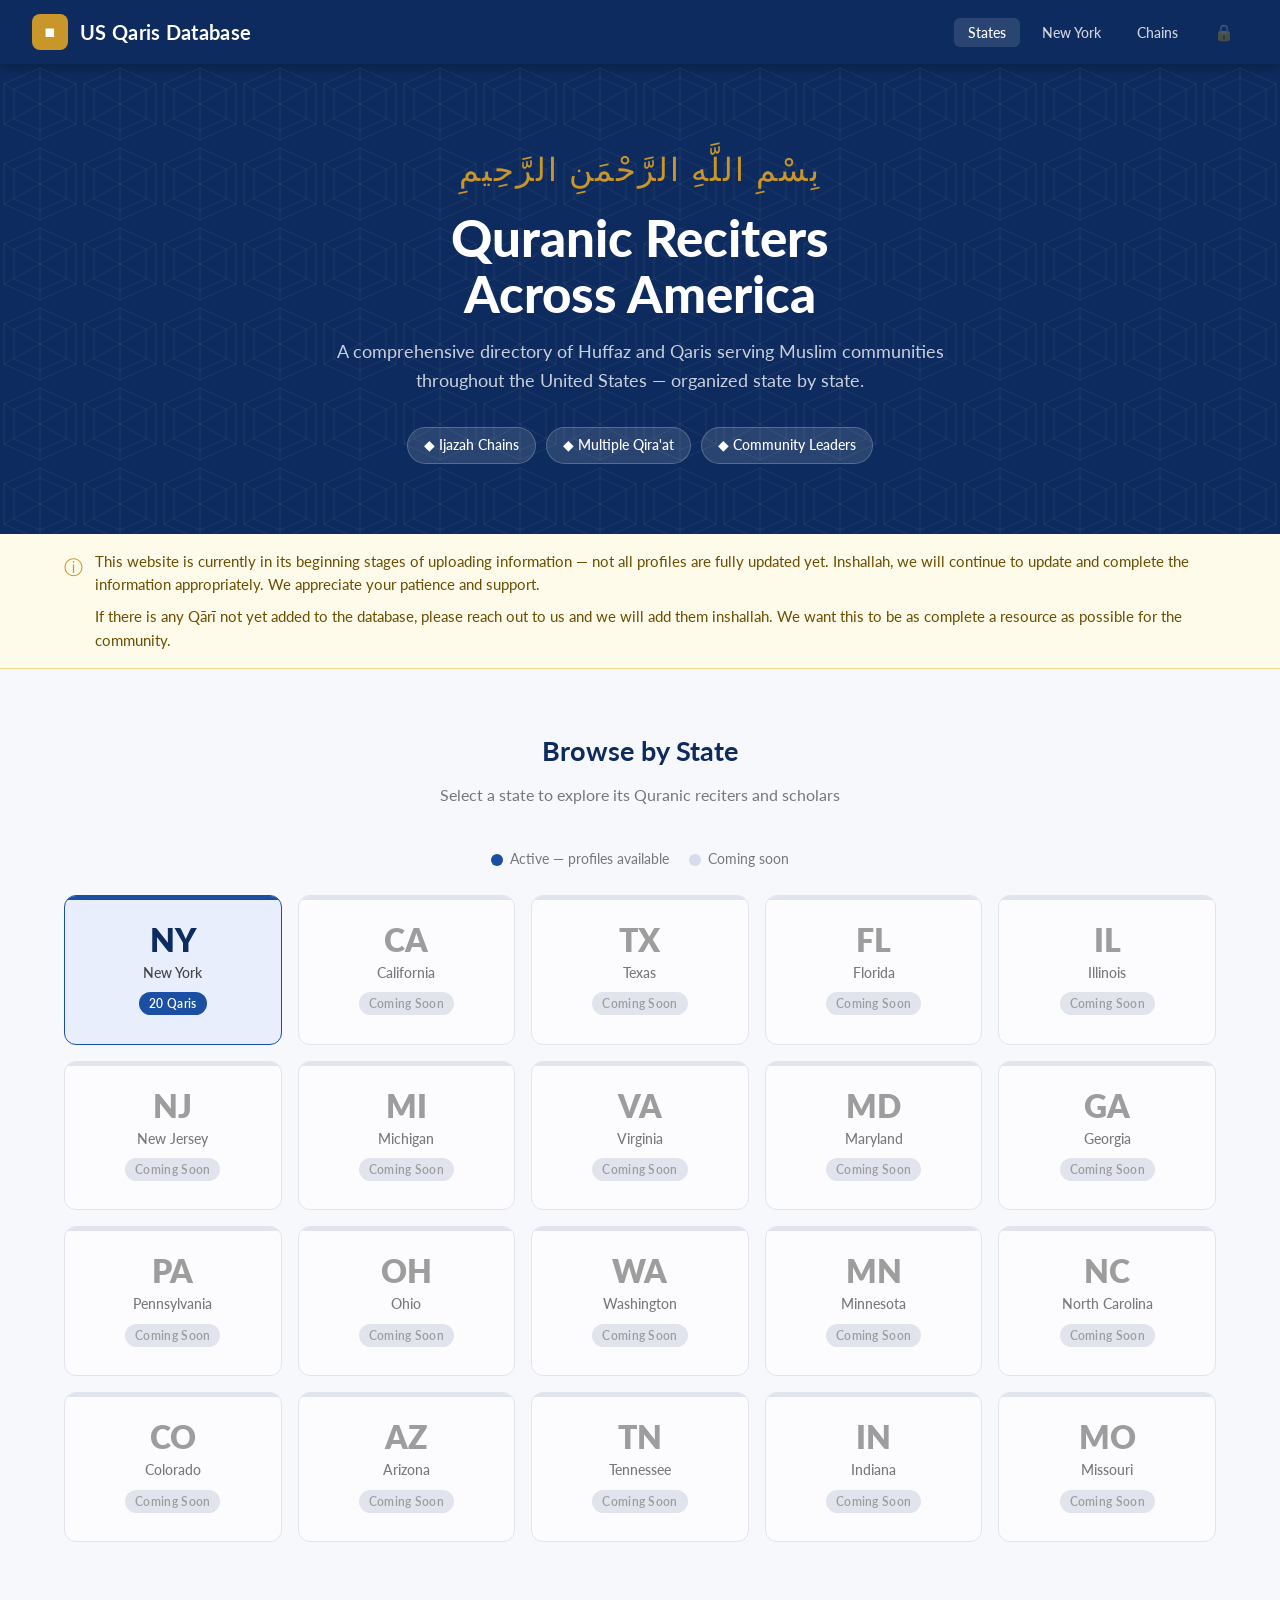
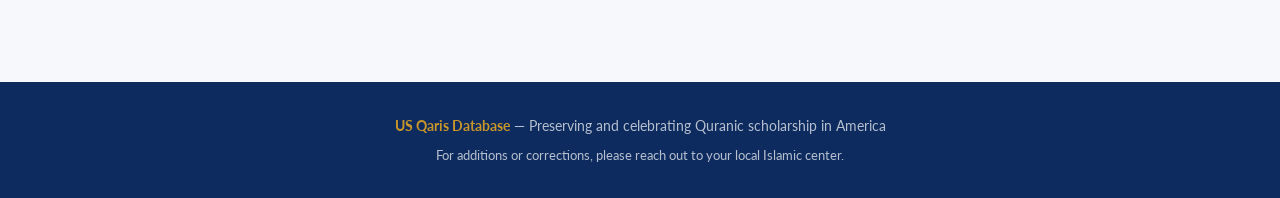
<file: index.html>
<!DOCTYPE html>
<html lang="en">
<head>
  <meta charset="UTF-8" />
  <meta name="viewport" content="width=device-width, initial-scale=1.0" />
  <title>US Qaris Database — Quranic Reciters Across America</title>
  <meta name="description" content="A comprehensive directory of Quranic reciters (Qaris) across the United States, organized by state." />
  <link rel="preconnect" href="https://fonts.googleapis.com" />
  <link href="https://fonts.googleapis.com/css2?family=Lato:wght@400;500;700;900&display=swap" rel="stylesheet" />
  <link rel="stylesheet" href="css/styles.css" />
  <style>
    /* Home-page specific */
    .hero-home {
      background-color: var(--green-dark);
      background-image: url("data:image/svg+xml,%3Csvg xmlns='http://www.w3.org/2000/svg' width='80' height='80'%3E%3Cg fill='none' stroke='rgba(255,255,255,0.06)' stroke-width='1'%3E%3Cpolygon points='40,4 76,20 76,60 40,76 4,60 4,20'/%3E%3Cpolygon points='40,14 66,25 66,55 40,66 14,55 14,25'/%3E%3Cline x1='40' y1='4' x2='40' y2='76'/%3E%3Cline x1='4' y1='20' x2='76' y2='60'/%3E%3Cline x1='76' y1='20' x2='4' y2='60'/%3E%3C/g%3E%3C/svg%3E");
      padding: 80px 2rem 70px;
      text-align: center;
      color: var(--white);
    }
    .hero-arabic {
      font-size: 2rem;
      color: var(--gold);
      letter-spacing: 2px;
      margin-bottom: 12px;
      font-family: 'Amiri', serif;
    }
    .hero-home h1 {
      font-size: clamp(2rem, 5vw, 3.2rem);
      font-weight: 900;
      line-height: 1.1;
      margin-bottom: 16px;
    }
    .hero-home p {
      font-size: 1.1rem;
      color: rgba(255,255,255,0.78);
      max-width: 620px;
      margin: 0 auto 32px;
    }
    .hero-chips {
      display: flex;
      gap: 10px;
      justify-content: center;
      flex-wrap: wrap;
    }
    .hero-chip {
      background: rgba(255,255,255,0.12);
      border: 1px solid rgba(255,255,255,0.2);
      color: var(--white);
      border-radius: 20px;
      padding: 6px 16px;
      font-size: 0.85rem;
      font-weight: 500;
    }
    .legend {
      display: flex;
      gap: 20px;
      justify-content: center;
      align-items: center;
      flex-wrap: wrap;
      margin-bottom: 24px;
      font-size: 0.85rem;
      color: var(--text-muted);
    }
    .legend-item {
      display: flex;
      align-items: center;
      gap: 7px;
    }
    .legend-dot {
      width: 12px;
      height: 12px;
      border-radius: 50%;
    }
    .legend-dot.active { background: var(--green-mid); }
    .legend-dot.coming { background: var(--border); }

    .disclaimer-banner {
      background: #fffbea;
      border-bottom: 1px solid #f0d88a;
    }
    .disclaimer-inner {
      display: flex;
      align-items: flex-start;
      gap: 12px;
      padding: 16px 0;
    }
    .disclaimer-icon {
      font-size: 1.2rem;
      color: var(--gold);
      flex-shrink: 0;
      margin-top: 1px;
    }
    .disclaimer-inner p {
      font-size: 0.92rem;
      color: #6b4c00;
      line-height: 1.6;
    }
  </style>
</head>
<body>

  <nav class="navbar">
    <a href="index.html" class="navbar-brand">
      <div class="logo-icon">&#9632;</div>
      US Qaris Database
    </a>
    <ul class="navbar-nav">
      <li><a href="index.html" class="active">States</a></li>
      <li><a href="states/new-york.html">New York</a></li>
      <li><a href="chain-esmail-essack.html">Chains</a></li>
      <li><a href="admin-login.html" style="opacity:0.35;font-size:1rem;" title="Admin">&#128274;</a></li>
    </ul>
  </nav>

  <div class="hero-home">
    <div class="hero-arabic">بِسْمِ اللَّهِ الرَّحْمَنِ الرَّحِيمِ</div>
    <h1>Quranic Reciters<br>Across America</h1>
    <p>A comprehensive directory of Huffaz and Qaris serving Muslim communities throughout the United States — organized state by state.</p>
    <div class="hero-chips">
      <span class="hero-chip">&#9670; Ijazah Chains</span>
      <span class="hero-chip">&#9670; Multiple Qira'at</span>
      <span class="hero-chip">&#9670; Community Leaders</span>
    </div>
  </div>

  <div class="disclaimer-banner">
    <div class="container">
      <div class="disclaimer-inner">
        <span class="disclaimer-icon">&#9432;</span>
        <div>
          <p>This website is currently in its beginning stages of uploading information — not all profiles are fully updated yet. Inshallah, we will continue to update and complete the information appropriately. We appreciate your patience and support.</p>
          <p style="margin-top:8px;">If there is any Qārī not yet added to the database, please reach out to us and we will add them inshallah. We want this to be as complete a resource as possible for the community.</p>
        </div>
      </div>
    </div>
  </div>

  <main>
    <section class="states-section">
      <div class="container">
        <div class="section-header">
          <h2>Browse by State</h2>
          <p>Select a state to explore its Quranic reciters and scholars</p>
        </div>

        <div class="legend">
          <div class="legend-item">
            <div class="legend-dot active"></div>
            <span>Active — profiles available</span>
          </div>
          <div class="legend-item">
            <div class="legend-dot coming"></div>
            <span>Coming soon</span>
          </div>
        </div>

        <div class="states-grid" id="statesGrid">
          <!-- Populated by JS -->
        </div>
      </div>
    </section>
  </main>

  <footer>
    <p><strong>US Qaris Database</strong> &mdash; Preserving and celebrating Quranic scholarship in America</p>
    <p style="margin-top:8px;font-size:0.8rem;">For additions or corrections, please reach out to your local Islamic center.</p>
  </footer>

  <script>
    async function init() {
      const res = await fetch('data/qaris.json');
      const data = await res.json();
      const grid = document.getElementById('statesGrid');

      Object.entries(data.states).forEach(([abbr, state]) => {
        const count = state.qaris.length;
        const isActive = state.active;

        const card = document.createElement('div');
        card.className = `state-card ${isActive ? 'active' : 'inactive'}`;
        card.innerHTML = `
          <div class="abbr">${abbr}</div>
          <div class="state-name">${state.name}</div>
          <span class="badge">${isActive ? `${count} Qar${count === 1 ? 'i' : 'is'}` : 'Coming Soon'}</span>
        `;

        if (isActive) {
          card.addEventListener('click', () => {
            window.location.href = `states/new-york.html`;
          });
          card.title = `View Qaris in ${state.name}`;
        }

        grid.appendChild(card);
      });
    }

    init();
  </script>
</body>
</html>
</file>
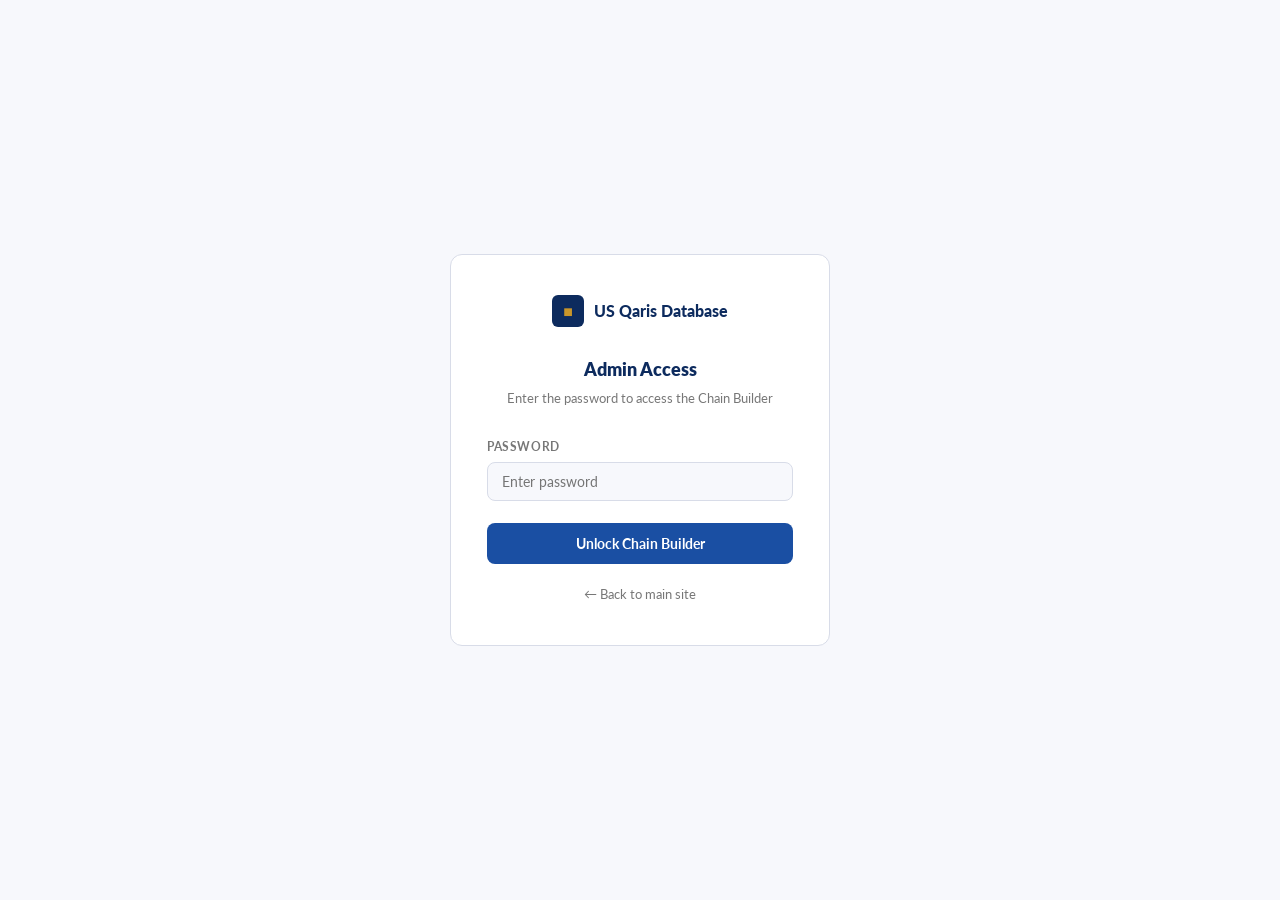
<file: admin-login.html>
<!DOCTYPE html>
<html lang="en">
<head>
  <meta charset="UTF-8" />
  <meta name="viewport" content="width=device-width, initial-scale=1.0" />
  <title>Admin Login — US Qaris Database</title>
  <link rel="preconnect" href="https://fonts.googleapis.com" />
  <link href="https://fonts.googleapis.com/css2?family=Lato:wght@400;500;700;900&display=swap" rel="stylesheet" />
  <link rel="stylesheet" href="css/styles.css" />
  <style>
    body { background: var(--off-white); }

    .login-wrap {
      min-height: 100vh;
      display: flex;
      flex-direction: column;
      align-items: center;
      justify-content: center;
      padding: 2rem;
    }

    .login-card {
      background: var(--white);
      border: 1.5px solid var(--border);
      border-radius: var(--radius);
      padding: 40px 36px;
      width: 100%;
      max-width: 380px;
      box-shadow: var(--shadow);
      text-align: center;
    }

    .login-logo {
      display: inline-flex;
      align-items: center;
      gap: 10px;
      font-weight: 900;
      font-size: 1rem;
      color: var(--green-dark);
      margin-bottom: 28px;
      text-decoration: none;
    }
    .login-logo .logo-icon {
      width: 32px; height: 32px;
      background: var(--green-dark);
      color: var(--gold);
      font-size: 1rem;
      display: flex; align-items: center; justify-content: center;
      border-radius: 6px;
    }

    .login-card h2 {
      font-size: 1.1rem;
      font-weight: 800;
      color: var(--green-dark);
      margin-bottom: 4px;
    }
    .login-card p {
      font-size: 0.82rem;
      color: var(--text-muted);
      margin-bottom: 28px;
    }

    .login-field { margin-bottom: 14px; text-align: left; }
    .login-field label {
      display: block;
      font-size: 0.75rem;
      font-weight: 700;
      color: var(--text-muted);
      text-transform: uppercase;
      letter-spacing: 0.6px;
      margin-bottom: 5px;
    }
    .login-field input {
      width: 100%;
      border: 1.5px solid var(--border);
      border-radius: 8px;
      padding: 10px 14px;
      font-family: 'Lato', sans-serif;
      font-size: 0.9rem;
      color: var(--text-dark);
      background: var(--off-white);
      box-sizing: border-box;
      transition: border-color 0.2s;
    }
    .login-field input:focus {
      outline: none;
      border-color: var(--green-mid);
      background: var(--white);
    }

    .btn-login {
      width: 100%;
      background: var(--green-mid);
      color: var(--white);
      border: none;
      border-radius: 8px;
      padding: 12px;
      font-size: 0.9rem;
      font-weight: 700;
      cursor: pointer;
      margin-top: 8px;
      transition: background 0.2s;
      font-family: 'Lato', sans-serif;
    }
    .btn-login:hover { background: var(--green-dark); }

    .error-msg {
      display: none;
      background: #fce8e6;
      border: 1px solid #f5c6c2;
      border-radius: 6px;
      padding: 9px 14px;
      font-size: 0.82rem;
      color: #c0392b;
      margin-top: 12px;
    }

    .back-link {
      display: block;
      margin-top: 20px;
      font-size: 0.8rem;
      color: var(--text-muted);
      text-decoration: none;
    }
    .back-link:hover { color: var(--green-mid); }
  </style>
</head>
<body>

  <div class="login-wrap">
    <div class="login-card">

      <a href="index.html" class="login-logo">
        <div class="logo-icon">&#9632;</div>
        US Qaris Database
      </a>

      <h2>Admin Access</h2>
      <p>Enter the password to access the Chain Builder</p>

      <div class="login-field">
        <label>Password</label>
        <input type="password" id="passwordInput" placeholder="Enter password" autocomplete="current-password" />
      </div>

      <button class="btn-login" onclick="attemptLogin()">Unlock Chain Builder</button>

      <div class="error-msg" id="errorMsg">Incorrect password. Please try again.</div>

      <a href="index.html" class="back-link">&#8592; Back to main site</a>

    </div>
  </div>

  <script>
    const HASH = '1fdcd51e8773bb5cd82d6dc4ae5deccd5c0b11802bab83ceb976178e39a4204c';

    document.getElementById('passwordInput').addEventListener('keydown', e => {
      if (e.key === 'Enter') attemptLogin();
    });

    async function sha256(str) {
      const buf = await crypto.subtle.digest('SHA-256', new TextEncoder().encode(str));
      return Array.from(new Uint8Array(buf)).map(b => b.toString(16).padStart(2, '0')).join('');
    }

    async function attemptLogin() {
      const pw = document.getElementById('passwordInput').value;
      const hash = await sha256(pw);

      if (hash === HASH) {
        sessionStorage.setItem('admin_auth', 'granted');
        window.location.href = 'chain-builder.html';
      } else {
        const err = document.getElementById('errorMsg');
        err.style.display = 'block';
        document.getElementById('passwordInput').value = '';
        document.getElementById('passwordInput').focus();
      }
    }
  </script>
</body>
</html>
</file>
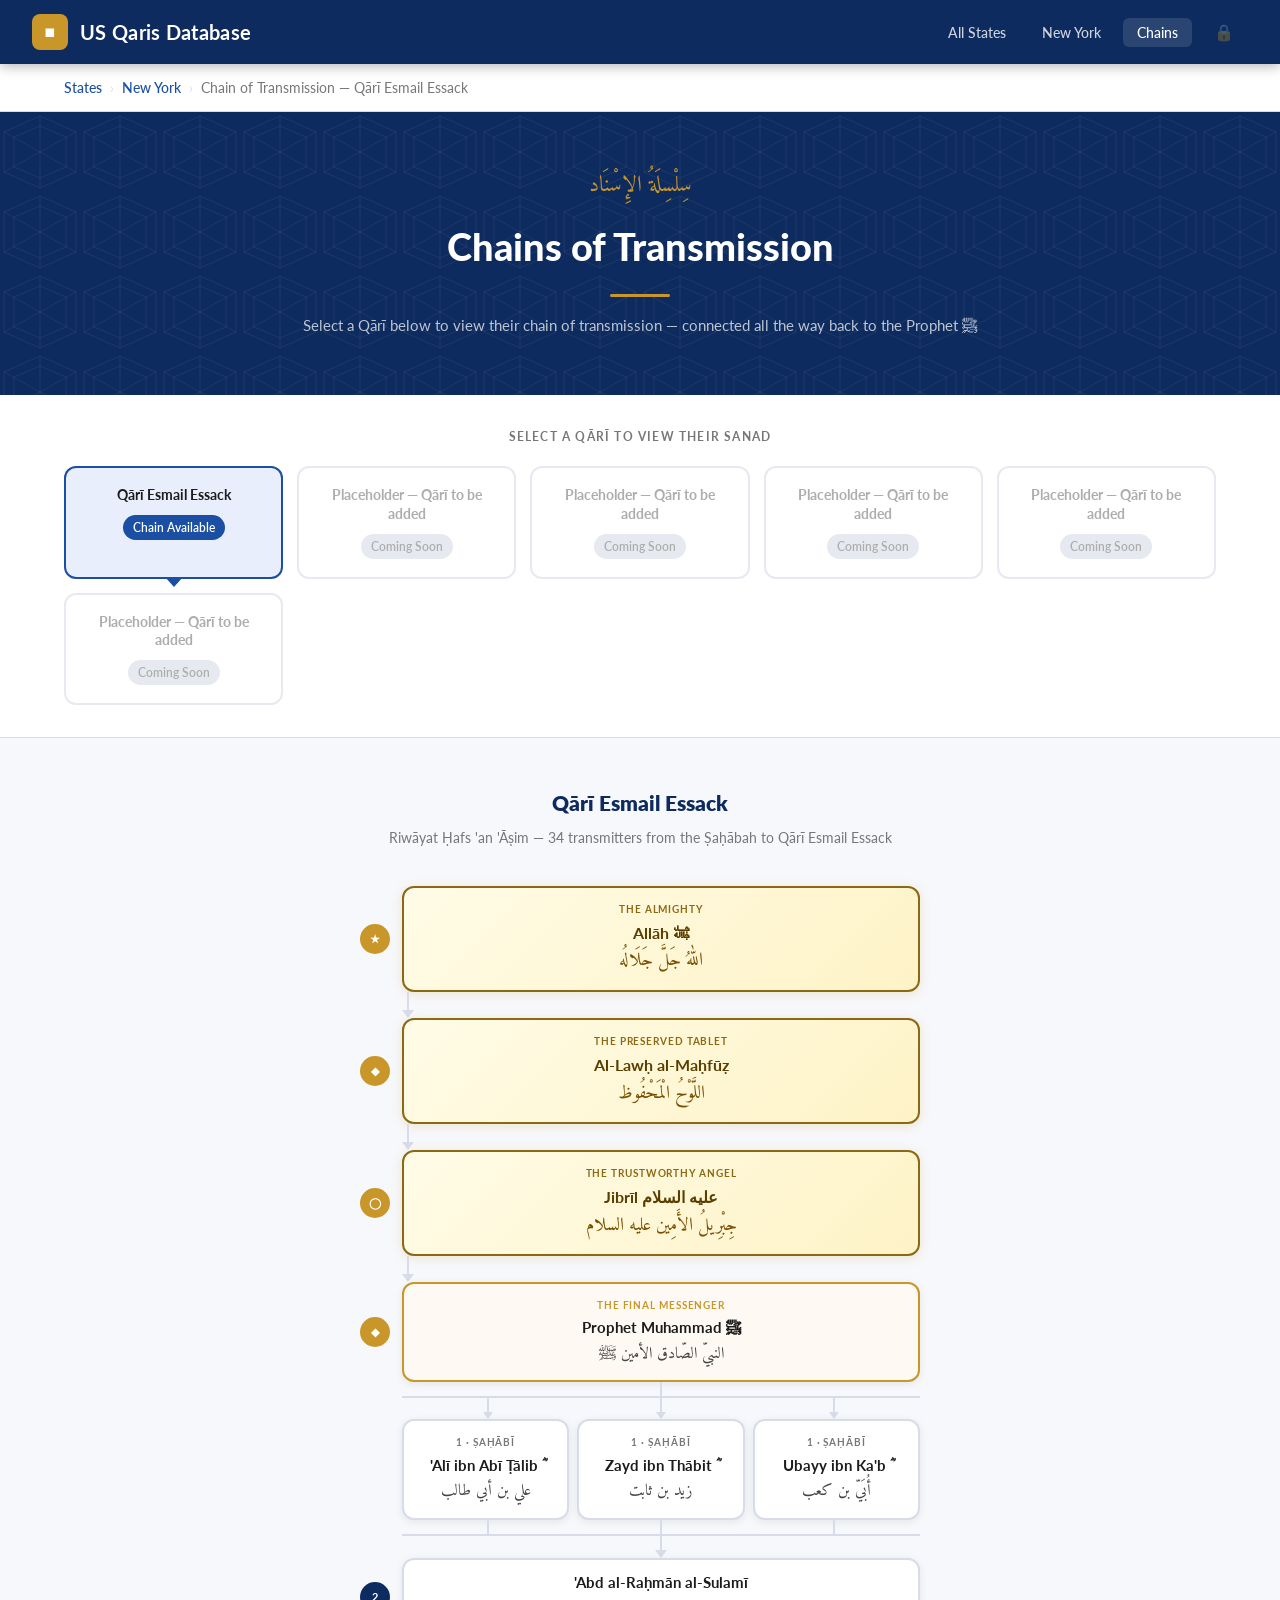
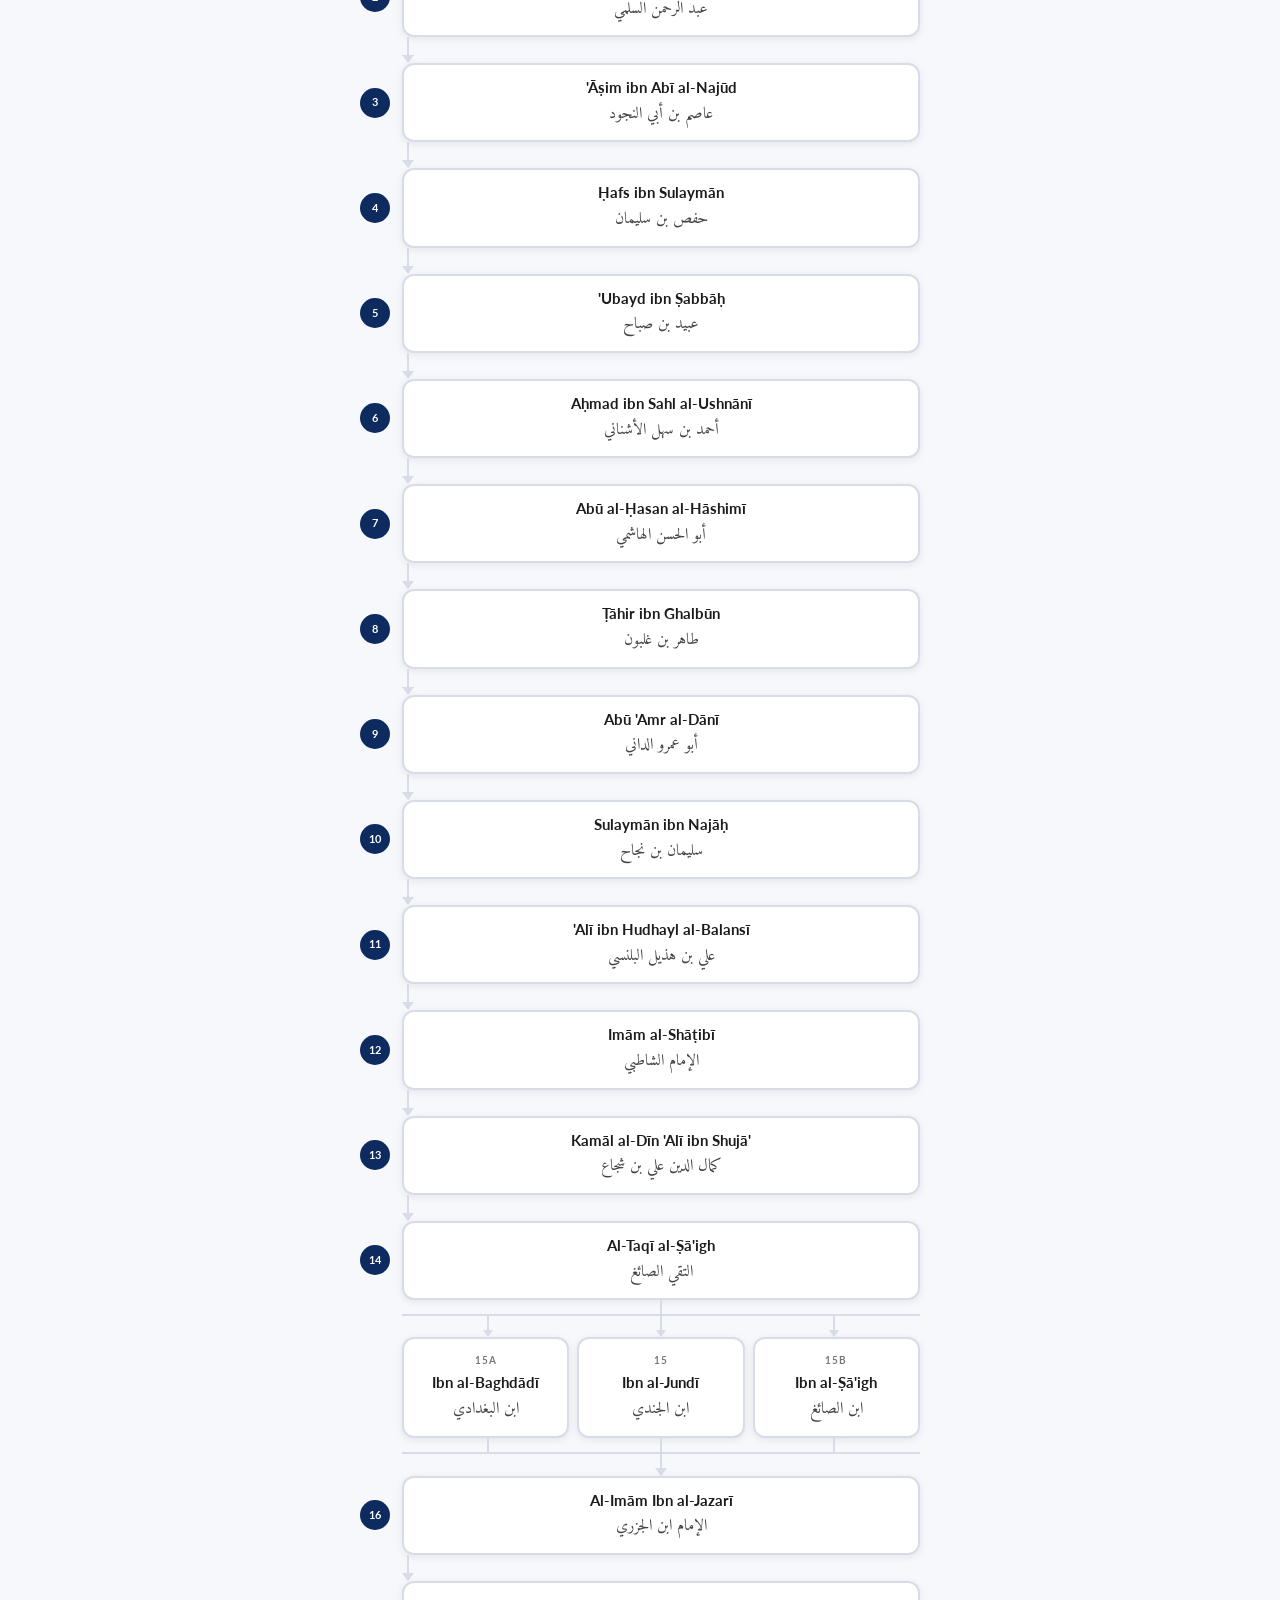
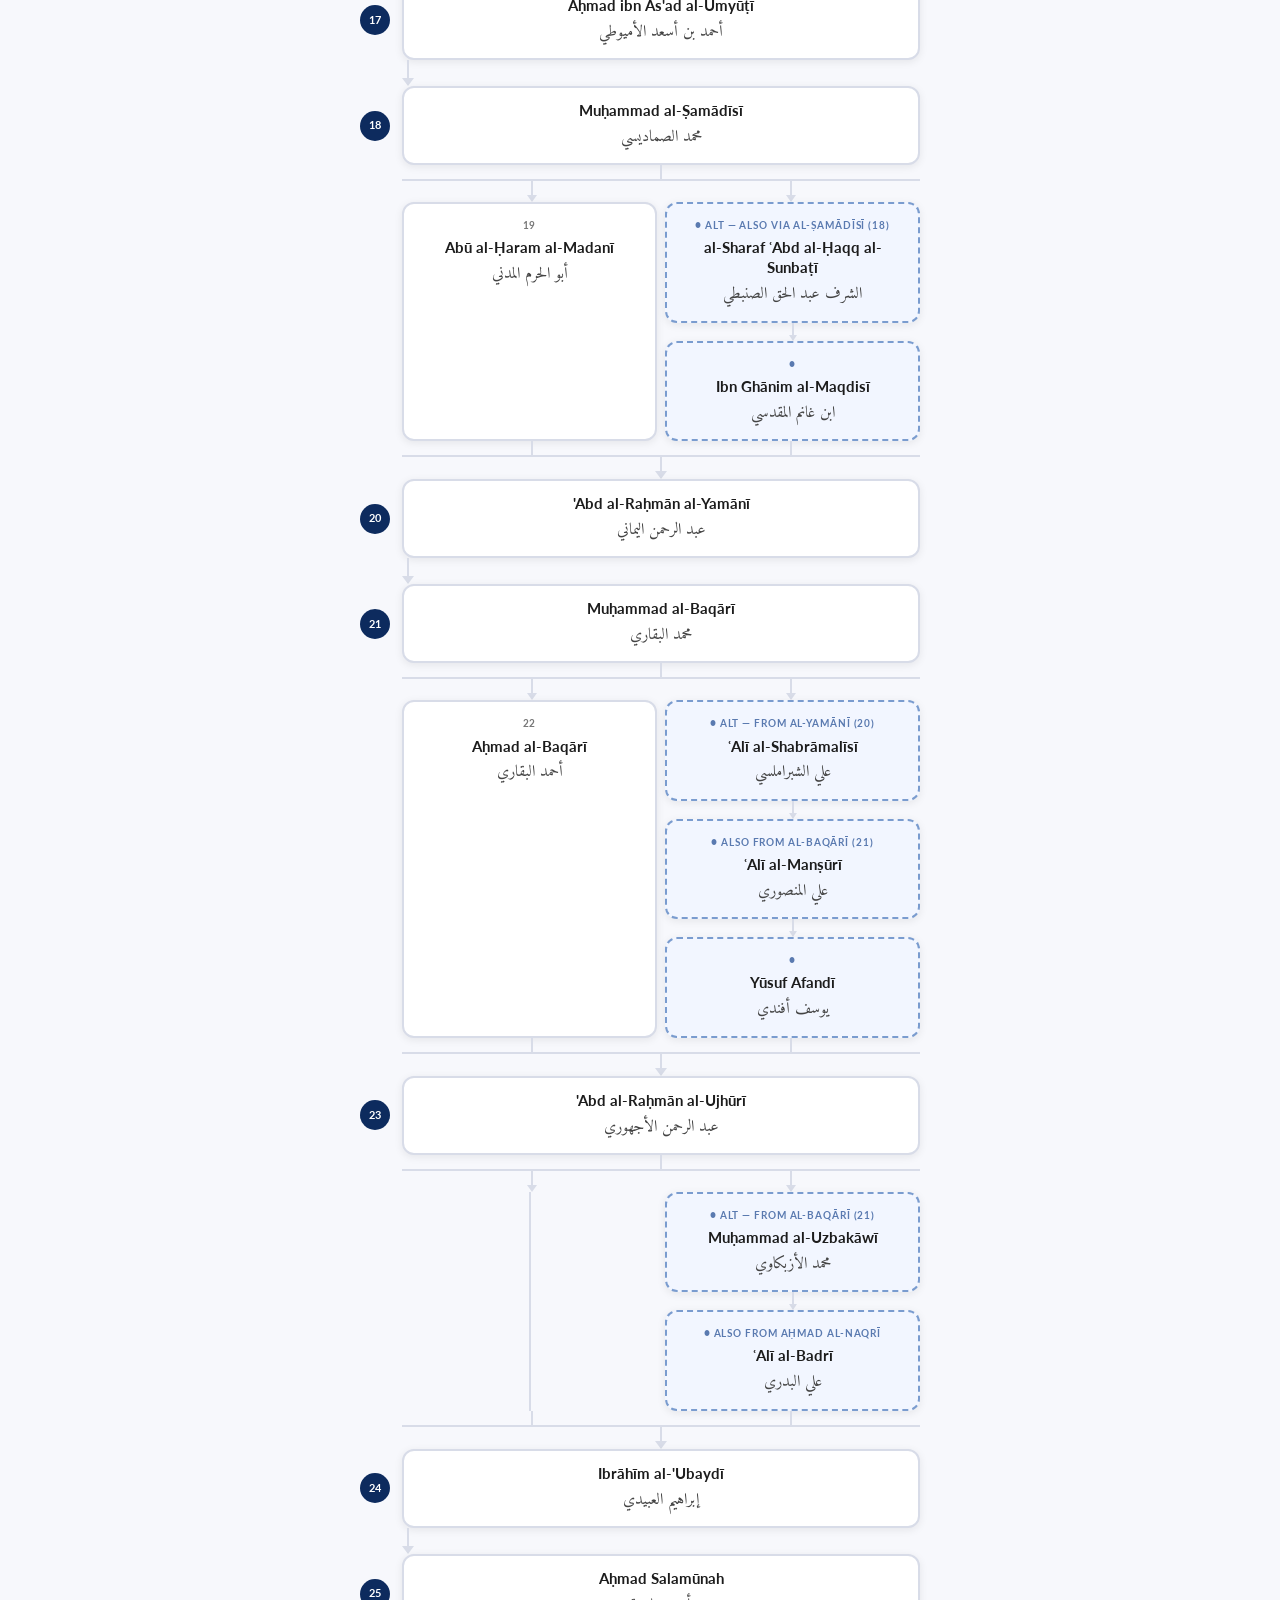
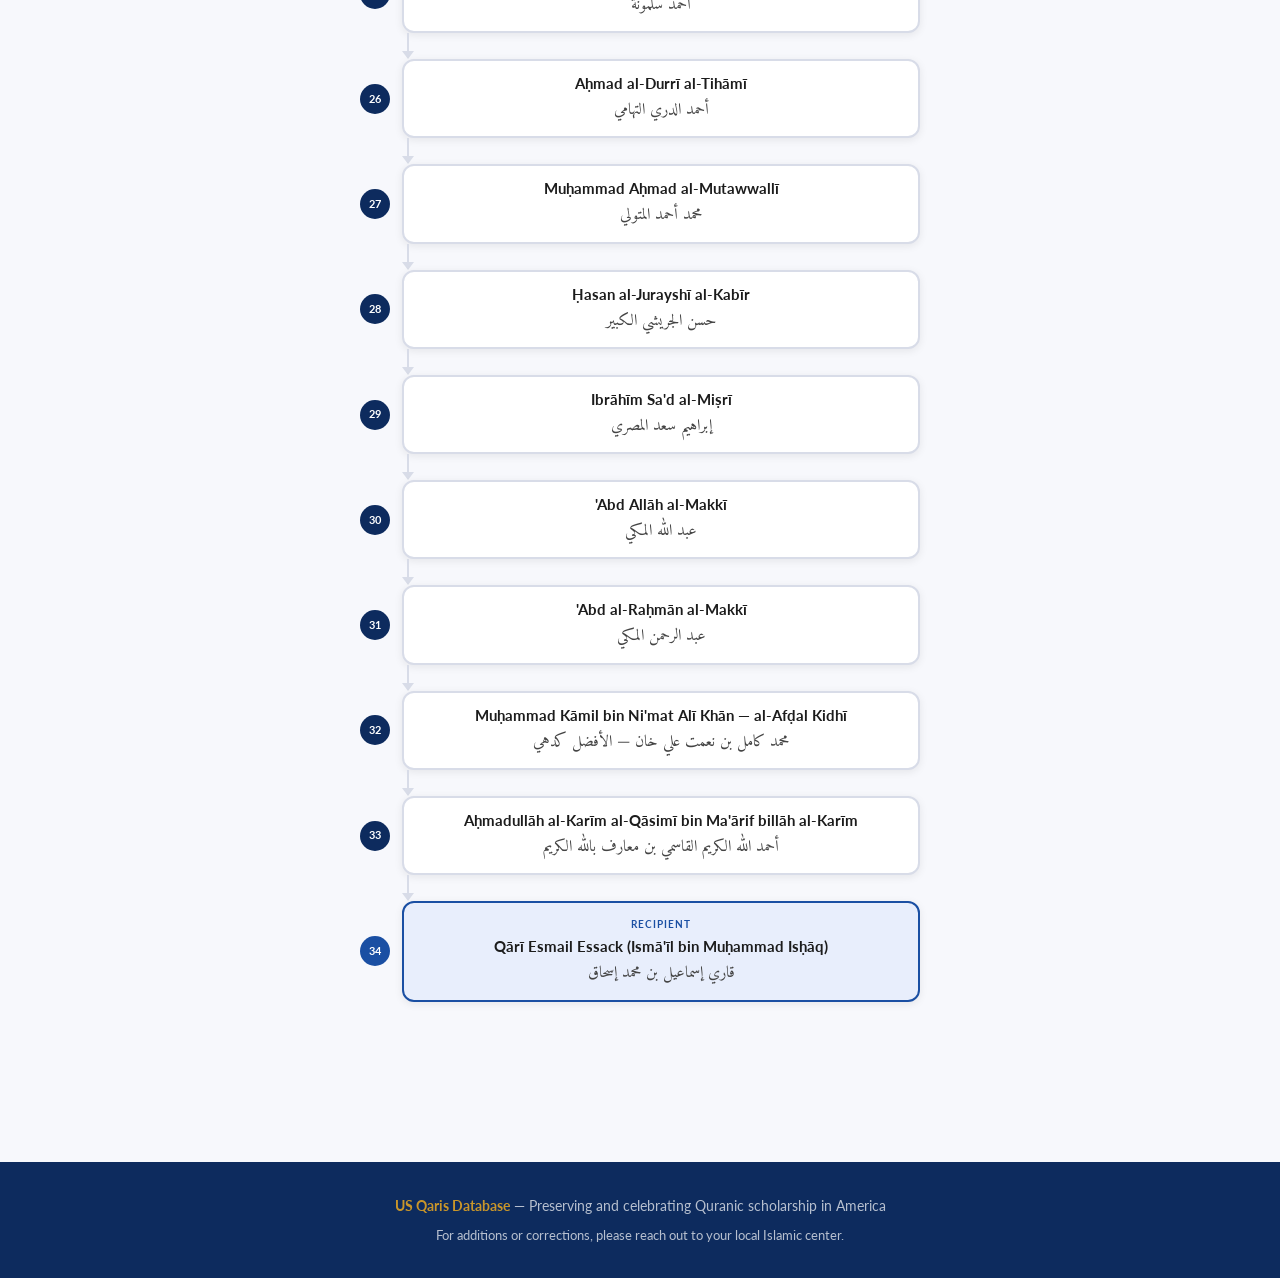
<file: chain-esmail-essack.html>
<!DOCTYPE html>
<html lang="en">
<head>
  <meta charset="UTF-8" />
  <meta name="viewport" content="width=device-width, initial-scale=1.0" />
  <title>Chains of Transmission — US Qaris Database</title>
  <link rel="preconnect" href="https://fonts.googleapis.com" />
  <link href="https://fonts.googleapis.com/css2?family=Amiri:wght@400;700&family=Lato:wght@400;500;700;900&display=swap" rel="stylesheet" />
  <link rel="stylesheet" href="css/styles.css" />
  <style>
    .chain-hero {
      background-color: var(--green-dark);
      background-image: url("data:image/svg+xml,%3Csvg xmlns='http://www.w3.org/2000/svg' width='80' height='80'%3E%3Cg fill='none' stroke='rgba(255,255,255,0.06)' stroke-width='1'%3E%3Cpolygon points='40,4 76,20 76,60 40,76 4,60 4,20'/%3E%3Cpolygon points='40,14 66,25 66,55 40,66 14,55 14,25'/%3E%3Cline x1='40' y1='4' x2='40' y2='76'/%3E%3Cline x1='4' y1='20' x2='76' y2='60'/%3E%3Cline x1='76' y1='20' x2='4' y2='60'/%3E%3C/g%3E%3C/svg%3E");
      padding: 56px 2rem;
      text-align: center;
      color: var(--white);
    }
    .chain-hero .arabic-tag { font-family: 'Amiri', serif; font-size: 1.4rem; color: var(--gold); margin-bottom: 10px; }
    .chain-hero h1 { font-size: clamp(1.6rem, 3.5vw, 2.4rem); font-weight: 900; margin-bottom: 6px; }
    .chain-hero .sub { color: rgba(255,255,255,0.72); font-size: 0.95rem; margin-top: 6px; }

    .chain-section { padding: 56px 0 80px; }

    .chain-wrap {
      display: flex;
      flex-direction: column;
      align-items: center;
      max-width: 560px;
      margin: 0 auto;
    }

    .c-row {
      display: flex;
      align-items: center;
      gap: 12px;
      width: 100%;
    }

    .c-num {
      width: 30px;
      height: 30px;
      border-radius: 50%;
      background: var(--green-dark);
      color: var(--white);
      font-size: 0.7rem;
      font-weight: 700;
      display: flex;
      align-items: center;
      justify-content: center;
      flex-shrink: 0;
      font-family: 'Lato', sans-serif;
    }
    .c-num.gold { background: var(--gold); }
    .c-num.teal { background: var(--green-mid); }

    .c-node {
      width: 100%;
      background: var(--white);
      border: 2px solid var(--border);
      border-radius: var(--radius);
      padding: 13px 22px;
      text-align: center;
      box-shadow: var(--shadow-sm);
    }
    .c-node.divine {
      border-color: #8b6914;
      background: linear-gradient(135deg, #fffbe6, #fef3c7);
      box-shadow: 0 2px 12px rgba(201,150,42,0.2);
    }
    .c-node.divine .label { color: #8b6914; }
    .c-node.divine .en { color: #5a3e00; font-size: 1rem; }
    .c-node.divine .ar { font-size: 1.15rem; color: #7a5000; }
    .c-node.prophet { border-color: var(--gold); background: var(--gold-pale); }
    .c-node.recipient { border-color: var(--green-mid); background: var(--green-light); }

    .c-node .label {
      font-size: 0.65rem;
      font-weight: 700;
      text-transform: uppercase;
      letter-spacing: 0.9px;
      margin-bottom: 4px;
      color: var(--text-muted);
    }
    .c-node.prophet .label { color: var(--gold); }
    .c-node.recipient .label { color: var(--green-mid); }

    .c-node .en {
      font-family: 'Lato', sans-serif;
      font-size: 0.92rem;
      font-weight: 700;
      color: var(--text-dark);
      line-height: 1.35;
    }
    .c-node .ar {
      font-family: 'Amiri', serif;
      font-size: 1rem;
      color: var(--text-mid);
      margin-top: 3px;
      direction: rtl;
    }

    .c-conn-row {
      display: flex;
      align-items: flex-start;
      gap: 12px;
      width: 100%;
    }
    .c-conn-row .spacer { width: 30px; flex-shrink: 0; }
    .c-conn { display: flex; flex-direction: column; align-items: center; }
    .c-conn .line { width: 2px; height: 18px; background: var(--border); }
    .c-conn .arrow { width: 0; height: 0; border-left: 6px solid transparent; border-right: 6px solid transparent; border-top: 8px solid var(--border); }

    /* ── Selector grid ── */
    .selector-section {
      background: var(--white);
      border-bottom: 1px solid var(--border);
      padding: 32px 0;
    }

    .selector-label {
      text-align: center;
      font-size: 0.75rem;
      font-weight: 700;
      text-transform: uppercase;
      letter-spacing: 1.2px;
      color: var(--text-muted);
      margin-bottom: 20px;
    }

    .selector-grid {
      display: grid;
      grid-template-columns: repeat(auto-fill, minmax(200px, 1fr));
      gap: 14px;
    }

    .sel-card {
      border: 2px solid var(--border);
      border-radius: var(--radius);
      padding: 18px 16px;
      text-align: center;
      cursor: pointer;
      transition: all 0.2s;
      background: var(--white);
      position: relative;
    }

    .sel-card.active {
      border-color: var(--green-mid);
      background: var(--green-light);
    }

    .sel-card.active::after {
      content: '';
      position: absolute;
      bottom: -10px;
      left: 50%;
      transform: translateX(-50%);
      width: 0;
      height: 0;
      border-left: 9px solid transparent;
      border-right: 9px solid transparent;
      border-top: 10px solid var(--green-mid);
    }

    .sel-card.coming {
      opacity: 0.6;
      cursor: default;
    }

    .sel-card .sel-name {
      font-size: 0.9rem;
      font-weight: 700;
      color: var(--text-dark);
      line-height: 1.3;
      margin-bottom: 8px;
    }

    .sel-card.coming .sel-name { color: var(--text-muted); }

    .sel-badge {
      display: inline-block;
      border-radius: 20px;
      padding: 3px 10px;
      font-size: 0.72rem;
      font-weight: 600;
    }

    .sel-badge.ready {
      background: var(--green-mid);
      color: var(--white);
    }

    .sel-badge.soon {
      background: var(--border);
      color: var(--text-muted);
    }

    /* ── Chain display ── */
    .chain-display {
      padding: 48px 0 80px;
    }

    .chain-title {
      text-align: center;
      margin-bottom: 36px;
    }

    .chain-title h2 {
      font-size: 1.3rem;
      font-weight: 800;
      color: var(--green-dark);
    }

    .chain-title p {
      color: var(--text-muted);
      font-size: 0.88rem;
      margin-top: 6px;
    }

    /* coming soon panel */
    .coming-panel {
      display: none;
      background: var(--white);
      border: 1.5px dashed var(--border);
      border-radius: var(--radius);
      padding: 48px 32px;
      text-align: center;
      max-width: 560px;
      margin: 0 auto;
    }

    .coming-panel .cp-icon { font-size: 2.2rem; color: var(--border); margin-bottom: 12px; }
    .coming-panel h3 { color: var(--text-mid); font-size: 1.1rem; margin-bottom: 6px; }
    .coming-panel p { color: var(--text-muted); font-size: 0.9rem; }

    /* ── Reference node (appears in main chain) ── */
    .c-node.ref {
      border-style: dashed;
      border-color: var(--green-mid);
      background: var(--green-light);
    }
    .c-node.ref .label { color: var(--green-mid); font-size: 0.6rem; }

    /* ── Additional sanad paths section ── */
    .add-paths-section {
      background: var(--off-white);
      border-top: 2px solid var(--border);
      padding: 56px 0 80px;
    }
    .add-paths-header {
      text-align: center;
      margin-bottom: 40px;
    }
    .add-paths-header h2 {
      font-size: 1.2rem;
      font-weight: 800;
      color: var(--green-dark);
    }
    .add-paths-header p {
      color: var(--text-muted);
      font-size: 0.88rem;
      margin-top: 6px;
    }
    .add-path-entry {
      margin-bottom: 48px;
    }
    .add-path-label {
      text-align: center;
      margin-bottom: 20px;
    }
    .add-path-label span {
      display: inline-block;
      background: var(--green-light);
      border: 1.5px solid var(--green-mid);
      border-radius: 20px;
      padding: 5px 18px;
      font-size: 0.72rem;
      font-weight: 700;
      text-transform: uppercase;
      letter-spacing: 0.9px;
      color: var(--green-mid);
    }

    /* ── Alt path nodes (dashed, offset style) ── */
    .c-node.alt {
      border-style: dashed;
      border-color: #7a9ccf;
      background: #f2f6ff;
    }
    .c-node.alt .label { color: #5a7ab0; }
    .c-para-item.alt-col { justify-content: space-around; }
    .c-para-item.alt-col .c-node { flex: 0 0 auto; }
    .c-para-item.pass-col { align-items: center; justify-content: center; }
    .pass-line { flex: 1; width: 2px; background: var(--border); min-height: 60px; }
    .c-mini-conn { display: flex; flex-direction: column; align-items: center; }
    .c-mini-line { width: 2px; height: 12px; background: var(--border); }
    .c-mini-tip { width: 0; height: 0; border-left: 4px solid transparent; border-right: 4px solid transparent; border-top: 6px solid var(--border); }

    /* ── Branching fork / merge ── */
    .c-fork-row {
      display: flex;
      align-items: flex-start;
      gap: 12px;
      width: 100%;
    }
    .c-fork-row .c-fork-spacer { width: 30px; flex-shrink: 0; }
    .c-fork-row .c-fork-body {
      flex: 1;
      display: flex;
      flex-direction: column;
      align-items: center;
    }
    .fork-stem { width: 2px; height: 14px; background: var(--border); }
    .fork-hbar { width: 100%; height: 2px; background: var(--border); }
    .fork-drops {
      display: flex;
      width: 100%;
      justify-content: space-around;
    }
    .fork-drop { display: flex; flex-direction: column; align-items: center; }
    .fork-drop-line { width: 2px; height: 14px; background: var(--border); }
    .fork-drop-tip {
      width: 0; height: 0;
      border-left: 5px solid transparent;
      border-right: 5px solid transparent;
      border-top: 7px solid var(--border);
    }

    /* Parallel nodes row */
    .c-para-row {
      display: flex;
      align-items: flex-start;
      gap: 12px;
      width: 100%;
    }
    .c-para-row .c-para-spacer { width: 30px; flex-shrink: 0; }
    .c-para-row .c-para-body {
      flex: 1;
      display: flex;
      gap: 8px;
      align-items: stretch;
    }
    .c-para-item {
      flex: 1;
      display: flex;
      flex-direction: column;
    }
    .c-para-item .c-node { width: 100%; box-sizing: border-box; flex: 1; }

    /* Merge connector */
    .c-merge-row {
      display: flex;
      align-items: flex-start;
      gap: 12px;
      width: 100%;
    }
    .c-merge-row .c-merge-spacer { width: 30px; flex-shrink: 0; }
    .c-merge-row .c-merge-body {
      flex: 1;
      display: flex;
      flex-direction: column;
      align-items: center;
    }
    .merge-rises {
      display: flex;
      width: 100%;
      justify-content: space-around;
    }
    .merge-rise { width: 2px; height: 14px; background: var(--border); }
    .merge-hbar { width: 100%; height: 2px; background: var(--border); }
    .merge-stem { width: 2px; height: 14px; background: var(--border); }
    .merge-tip {
      width: 0; height: 0;
      border-left: 6px solid transparent;
      border-right: 6px solid transparent;
      border-top: 8px solid var(--border);
    }

    @media (max-width: 580px) {
      .c-node { padding: 10px 14px; }
      .c-node .en { font-size: 0.84rem; }
      .selector-grid { grid-template-columns: 1fr 1fr; }
      .c-para-body { gap: 4px; }
      .c-para-item .c-node { padding: 8px 8px; }
      .c-para-item .c-node .en { font-size: 0.75rem; }
      .c-para-item .c-node .ar { font-size: 0.82rem; }
    }
  </style>
</head>
<body>

  <nav class="navbar">
    <a href="index.html" class="navbar-brand">
      <div class="logo-icon">&#9632;</div>
      US Qaris Database
    </a>
    <ul class="navbar-nav">
      <li><a href="index.html">All States</a></li>
      <li><a href="states/new-york.html">New York</a></li>
      <li><a href="chain-esmail-essack.html" class="active">Chains</a></li>
      <li><a href="admin-login.html" style="opacity:0.35;font-size:1rem;" title="Admin">&#128274;</a></li>
    </ul>
  </nav>

  <div class="breadcrumb">
    <div class="container">
      <div class="breadcrumb-inner">
        <a href="index.html">States</a>
        <span class="sep">›</span>
        <a href="states/new-york.html">New York</a>
        <span class="sep">›</span>
        <span>Chain of Transmission — Qārī Esmail Essack</span>
      </div>
    </div>
  </div>

  <div class="chain-hero">
    <div class="arabic-tag">سِلْسِلَةُ الإِسْنَاد</div>
    <h1>Chains of Transmission</h1>
    <div class="gold-divider"></div>
    <p class="sub">Select a Qārī below to view their chain of transmission — connected all the way back to the Prophet ﷺ</p>
  </div>

  <!-- Selector -->
  <div class="selector-section">
    <div class="container">
      <div class="selector-label">Select a Qārī to view their Sanad</div>
      <div class="selector-grid">

        <div class="sel-card active" onclick="showChain('esmail')">
          <div class="sel-name">Qārī Esmail Essack</div>
          <span class="sel-badge ready">Chain Available</span>
        </div>

        <div class="sel-card coming">
          <div class="sel-name">Placeholder — Qārī to be added</div>
          <span class="sel-badge soon">Coming Soon</span>
        </div>

        <div class="sel-card coming">
          <div class="sel-name">Placeholder — Qārī to be added</div>
          <span class="sel-badge soon">Coming Soon</span>
        </div>

        <div class="sel-card coming">
          <div class="sel-name">Placeholder — Qārī to be added</div>
          <span class="sel-badge soon">Coming Soon</span>
        </div>

        <div class="sel-card coming">
          <div class="sel-name">Placeholder — Qārī to be added</div>
          <span class="sel-badge soon">Coming Soon</span>
        </div>

        <div class="sel-card coming">
          <div class="sel-name">Placeholder — Qārī to be added</div>
          <span class="sel-badge soon">Coming Soon</span>
        </div>

      </div>
    </div>
  </div>

  <main>
    <div class="chain-display">
      <div class="container">

        <!-- Coming soon panel (hidden by default) -->
        <div class="coming-panel" id="comingPanel">
          <div class="cp-icon">&#9749;</div>
          <h3>Chain of Transmission — Coming Soon</h3>
          <p>This Qārī's sanad is being documented and verified. Inshallah it will be added here soon.</p>
        </div>

        <!-- Active chain title -->
        <div class="chain-title" id="chainTitle">
          <h2>Qārī Esmail Essack</h2>
          <p>Riwāyat Ḥafs 'an 'Āṣim &mdash; 34 transmitters from the Ṣaḥābah to Qārī Esmail Essack</p>
        </div>

        <div class="chain-wrap" id="chainWrap">

          <!-- Allah SWT -->
          <div class="c-row"><div class="c-num gold">&#9733;</div>
            <div class="c-node divine">
              <div class="label">The Almighty</div>
              <div class="en">Allāh ﷻ</div>
              <div class="ar">اللهُ جَلَّ جَلَالُه</div>
            </div>
          </div>
          <div class="c-conn-row"><div class="spacer"></div><div class="c-conn"><div class="line"></div><div class="arrow"></div></div></div>

          <!-- Lawh Mahfuz -->
          <div class="c-row"><div class="c-num gold">&#9670;</div>
            <div class="c-node divine">
              <div class="label">The Preserved Tablet</div>
              <div class="en">Al-Lawḥ al-Maḥfūẓ</div>
              <div class="ar">اللَّوْحُ الْمَحْفُوظ</div>
            </div>
          </div>
          <div class="c-conn-row"><div class="spacer"></div><div class="c-conn"><div class="line"></div><div class="arrow"></div></div></div>

          <!-- Jibreel -->
          <div class="c-row"><div class="c-num gold">&#9711;</div>
            <div class="c-node divine">
              <div class="label">The Trustworthy Angel</div>
              <div class="en">Jibrīl عليه السلام</div>
              <div class="ar">جِبْرِيلُ الأَمِين عليه السلام</div>
            </div>
          </div>
          <div class="c-conn-row"><div class="spacer"></div><div class="c-conn"><div class="line"></div><div class="arrow"></div></div></div>

          <!-- 1 -->
          <div class="c-row"><div class="c-num gold">&#9670;</div>
            <div class="c-node prophet"><div class="label">The Final Messenger</div>
              <div class="en">Prophet Muhammad ﷺ</div>
              <div class="ar">النبيّ الصّادق الأمين ﷺ</div>
            </div>
          </div>
          <!-- Fork: Prophet → [Ali, Zayd, Ubayy] -->
          <div class="c-fork-row">
            <div class="c-fork-spacer"></div>
            <div class="c-fork-body">
              <div class="fork-stem"></div>
              <div class="fork-hbar"></div>
              <div class="fork-drops">
                <div class="fork-drop"><div class="fork-drop-line"></div><div class="fork-drop-tip"></div></div>
                <div class="fork-drop"><div class="fork-drop-line"></div><div class="fork-drop-tip"></div></div>
                <div class="fork-drop"><div class="fork-drop-line"></div><div class="fork-drop-tip"></div></div>
              </div>
            </div>
          </div>

          <!-- 2 · Three Companions in parallel -->
          <div class="c-para-row">
            <div class="c-para-spacer"></div>
            <div class="c-para-body">
              <div class="c-para-item">
                <div class="c-node">
                  <div class="label">1 · Ṣaḥābī</div>
                  <div class="en">'Alī ibn Abī Ṭālib ؓ</div>
                  <div class="ar">علي بن أبي طالب</div>
                </div>
              </div>
              <div class="c-para-item">
                <div class="c-node">
                  <div class="label">1 · Ṣaḥābī</div>
                  <div class="en">Zayd ibn Thābit ؓ</div>
                  <div class="ar">زيد بن ثابت</div>
                </div>
              </div>
              <div class="c-para-item">
                <div class="c-node">
                  <div class="label">1 · Ṣaḥābī</div>
                  <div class="en">Ubayy ibn Ka'b ؓ</div>
                  <div class="ar">أُبَيّ بن كعب</div>
                </div>
              </div>
            </div>
          </div>

          <!-- Merge: [Ali, Zayd, Ubayy] → Sulami -->
          <div class="c-merge-row">
            <div class="c-merge-spacer"></div>
            <div class="c-merge-body">
              <div class="merge-rises">
                <div class="merge-rise"></div>
                <div class="merge-rise"></div>
                <div class="merge-rise"></div>
              </div>
              <div class="merge-hbar"></div>
              <div class="merge-stem"></div>
              <div class="merge-tip"></div>
            </div>
          </div>

          <!-- 3 -->
          <div class="c-row"><div class="c-num">2</div>
            <div class="c-node"><div class="en">'Abd al-Raḥmān al-Sulamī</div><div class="ar">عبد الرحمن السلمي</div></div>
          </div>
          <div class="c-conn-row"><div class="spacer"></div><div class="c-conn"><div class="line"></div><div class="arrow"></div></div></div>

          <!-- 4 -->
          <div class="c-row"><div class="c-num">3</div>
            <div class="c-node"><div class="en">'Āṣim ibn Abī al-Najūd</div><div class="ar">عاصم بن أبي النجود</div></div>
          </div>
          <div class="c-conn-row"><div class="spacer"></div><div class="c-conn"><div class="line"></div><div class="arrow"></div></div></div>

          <!-- 5 -->
          <div class="c-row"><div class="c-num">4</div>
            <div class="c-node"><div class="en">Ḥafs ibn Sulaymān</div><div class="ar">حفص بن سليمان</div></div>
          </div>
          <div class="c-conn-row"><div class="spacer"></div><div class="c-conn"><div class="line"></div><div class="arrow"></div></div></div>

          <!-- 6 -->
          <div class="c-row"><div class="c-num">5</div>
            <div class="c-node"><div class="en">'Ubayd ibn Ṣabbāḥ</div><div class="ar">عبيد بن صباح</div></div>
          </div>
          <div class="c-conn-row"><div class="spacer"></div><div class="c-conn"><div class="line"></div><div class="arrow"></div></div></div>

          <!-- 7 -->
          <div class="c-row"><div class="c-num">6</div>
            <div class="c-node"><div class="en">Aḥmad ibn Sahl al-Ushnānī</div><div class="ar">أحمد بن سهل الأشناني</div></div>
          </div>
          <div class="c-conn-row"><div class="spacer"></div><div class="c-conn"><div class="line"></div><div class="arrow"></div></div></div>

          <!-- 8 -->
          <div class="c-row"><div class="c-num">7</div>
            <div class="c-node"><div class="en">Abū al-Ḥasan al-Hāshimī</div><div class="ar">أبو الحسن الهاشمي</div></div>
          </div>
          <div class="c-conn-row"><div class="spacer"></div><div class="c-conn"><div class="line"></div><div class="arrow"></div></div></div>

          <!-- 9 -->
          <div class="c-row"><div class="c-num">8</div>
            <div class="c-node"><div class="en">Ṭāhir ibn Ghalbūn</div><div class="ar">طاهر بن غلبون</div></div>
          </div>
          <div class="c-conn-row"><div class="spacer"></div><div class="c-conn"><div class="line"></div><div class="arrow"></div></div></div>

          <!-- 10 -->
          <div class="c-row"><div class="c-num">9</div>
            <div class="c-node"><div class="en">Abū 'Amr al-Dānī</div><div class="ar">أبو عمرو الداني</div></div>
          </div>
          <div class="c-conn-row"><div class="spacer"></div><div class="c-conn"><div class="line"></div><div class="arrow"></div></div></div>

          <!-- 11 -->
          <div class="c-row"><div class="c-num">10</div>
            <div class="c-node"><div class="en">Sulaymān ibn Najāḥ</div><div class="ar">سليمان بن نجاح</div></div>
          </div>
          <div class="c-conn-row"><div class="spacer"></div><div class="c-conn"><div class="line"></div><div class="arrow"></div></div></div>

          <!-- 12 -->
          <div class="c-row"><div class="c-num">11</div>
            <div class="c-node"><div class="en">'Alī ibn Hudhayl al-Balansī</div><div class="ar">علي بن هذيل البلنسي</div></div>
          </div>
          <div class="c-conn-row"><div class="spacer"></div><div class="c-conn"><div class="line"></div><div class="arrow"></div></div></div>

          <!-- 13 -->
          <div class="c-row"><div class="c-num">12</div>
            <div class="c-node"><div class="en">Imām al-Shāṭibī</div><div class="ar">الإمام الشاطبي</div></div>
          </div>
          <div class="c-conn-row"><div class="spacer"></div><div class="c-conn"><div class="line"></div><div class="arrow"></div></div></div>

          <!-- 14 -->
          <div class="c-row"><div class="c-num">13</div>
            <div class="c-node"><div class="en">Kamāl al-Dīn 'Alī ibn Shujā'</div><div class="ar">كمال الدين علي بن شجاع</div></div>
          </div>
          <div class="c-conn-row"><div class="spacer"></div><div class="c-conn"><div class="line"></div><div class="arrow"></div></div></div>

          <!-- 15 -->
          <div class="c-row"><div class="c-num">14</div>
            <div class="c-node"><div class="en">Al-Taqī al-Ṣā'igh</div><div class="ar">التقي الصائغ</div></div>
          </div>
          <!-- Fork: Al-Taqi → [Ibn Baghdadi, Ibn Jundi, Ibn Sa'igh] -->
          <div class="c-fork-row">
            <div class="c-fork-spacer"></div>
            <div class="c-fork-body">
              <div class="fork-stem"></div>
              <div class="fork-hbar"></div>
              <div class="fork-drops">
                <div class="fork-drop"><div class="fork-drop-line"></div><div class="fork-drop-tip"></div></div>
                <div class="fork-drop"><div class="fork-drop-line"></div><div class="fork-drop-tip"></div></div>
                <div class="fork-drop"><div class="fork-drop-line"></div><div class="fork-drop-tip"></div></div>
              </div>
            </div>
          </div>

          <!-- 16 · Three students of Al-Taqi in parallel -->
          <div class="c-para-row">
            <div class="c-para-spacer"></div>
            <div class="c-para-body">
              <div class="c-para-item">
                <div class="c-node">
                  <div class="label">15a</div>
                  <div class="en">Ibn al-Baghdādī</div>
                  <div class="ar">ابن البغدادي</div>
                </div>
              </div>
              <div class="c-para-item">
                <div class="c-node">
                  <div class="label">15</div>
                  <div class="en">Ibn al-Jundī</div>
                  <div class="ar">ابن الجندي</div>
                </div>
              </div>
              <div class="c-para-item">
                <div class="c-node">
                  <div class="label">15b</div>
                  <div class="en">Ibn al-Ṣā'igh</div>
                  <div class="ar">ابن الصائغ</div>
                </div>
              </div>
            </div>
          </div>

          <!-- Merge: [Ibn Baghdadi, Ibn Jundi, Ibn Sa'igh] → Ibn Jazari -->
          <div class="c-merge-row">
            <div class="c-merge-spacer"></div>
            <div class="c-merge-body">
              <div class="merge-rises">
                <div class="merge-rise"></div>
                <div class="merge-rise"></div>
                <div class="merge-rise"></div>
              </div>
              <div class="merge-hbar"></div>
              <div class="merge-stem"></div>
              <div class="merge-tip"></div>
            </div>
          </div>

          <!-- 17 -->
          <div class="c-row"><div class="c-num">16</div>
            <div class="c-node"><div class="en">Al-Imām Ibn al-Jazarī</div><div class="ar">الإمام ابن الجزري</div></div>
          </div>
          <div class="c-conn-row"><div class="spacer"></div><div class="c-conn"><div class="line"></div><div class="arrow"></div></div></div>

          <!-- 18 -->
          <div class="c-row"><div class="c-num">17</div>
            <div class="c-node"><div class="en">Aḥmad ibn As'ad al-Umyūṭī</div><div class="ar">أحمد بن أسعد الأميوطي</div></div>
          </div>
          <div class="c-conn-row"><div class="spacer"></div><div class="c-conn"><div class="line"></div><div class="arrow"></div></div></div>

          <!-- 19 -->
          <div class="c-row"><div class="c-num">18</div>
            <div class="c-node"><div class="en">Muḥammad al-Ṣamādīsī</div><div class="ar">محمد الصمادیسي</div></div>
          </div>
          <!-- Fork: al-Ṣamādīsī → [19 Abū al-Ḥaram | alt: al-Sunbaṭī → Ibn Ghānim] → 20 al-Yamānī -->
          <div class="c-fork-row">
            <div class="c-fork-spacer"></div>
            <div class="c-fork-body">
              <div class="fork-stem"></div>
              <div class="fork-hbar"></div>
              <div class="fork-drops">
                <div class="fork-drop"><div class="fork-drop-line"></div><div class="fork-drop-tip"></div></div>
                <div class="fork-drop"><div class="fork-drop-line"></div><div class="fork-drop-tip"></div></div>
              </div>
            </div>
          </div>
          <div class="c-para-row">
            <div class="c-para-spacer"></div>
            <div class="c-para-body">
              <div class="c-para-item">
                <div class="c-node">
                  <div class="label">19</div>
                  <div class="en">Abū al-Ḥaram al-Madanī</div>
                  <div class="ar">أبو الحرم المدني</div>
                </div>
              </div>
              <div class="c-para-item alt-col">
                <div class="c-node alt">
                  <div class="label">● alt — also via al-Ṣamādīsī (18)</div>
                  <div class="en">al-Sharaf ʿAbd al-Ḥaqq al-Sunbaṭī</div>
                  <div class="ar">الشرف عبد الحق الصنبطي</div>
                </div>
                <div class="c-mini-conn"><div class="c-mini-line"></div><div class="c-mini-tip"></div></div>
                <div class="c-node alt">
                  <div class="label">●</div>
                  <div class="en">Ibn Ghānim al-Maqdisī</div>
                  <div class="ar">ابن غانم المقدسي</div>
                </div>
              </div>
            </div>
          </div>
          <div class="c-merge-row">
            <div class="c-merge-spacer"></div>
            <div class="c-merge-body">
              <div class="merge-rises"><div class="merge-rise"></div><div class="merge-rise"></div></div>
              <div class="merge-hbar"></div><div class="merge-stem"></div><div class="merge-tip"></div>
            </div>
          </div>

          <!-- 20 -->
          <div class="c-row"><div class="c-num">20</div>
            <div class="c-node"><div class="en">'Abd al-Raḥmān al-Yamānī</div><div class="ar">عبد الرحمن اليماني</div></div>
          </div>
          <div class="c-conn-row"><div class="spacer"></div><div class="c-conn"><div class="line"></div><div class="arrow"></div></div></div>

          <!-- 21 -->
          <div class="c-row"><div class="c-num">21</div>
            <div class="c-node"><div class="en">Muḥammad al-Baqārī</div><div class="ar">محمد البقاري</div></div>
          </div>

          <!-- Fork: al-Baqārī → [22 Aḥmad al-Baqārī | alt: al-Shabrāmalīsī→al-Manṣūrī→Yūsuf Afandī] → 23 al-Ujhūrī -->
          <div class="c-fork-row">
            <div class="c-fork-spacer"></div>
            <div class="c-fork-body">
              <div class="fork-stem"></div>
              <div class="fork-hbar"></div>
              <div class="fork-drops">
                <div class="fork-drop"><div class="fork-drop-line"></div><div class="fork-drop-tip"></div></div>
                <div class="fork-drop"><div class="fork-drop-line"></div><div class="fork-drop-tip"></div></div>
              </div>
            </div>
          </div>
          <div class="c-para-row">
            <div class="c-para-spacer"></div>
            <div class="c-para-body">
              <div class="c-para-item">
                <div class="c-node">
                  <div class="label">22</div>
                  <div class="en">Aḥmad al-Baqārī</div>
                  <div class="ar">أحمد البقاري</div>
                </div>
              </div>
              <div class="c-para-item alt-col">
                <div class="c-node alt">
                  <div class="label">● alt — from al-Yamānī (20)</div>
                  <div class="en">ʿAlī al-Shabrāmalīsī</div>
                  <div class="ar">علي الشبراملسي</div>
                </div>
                <div class="c-mini-conn"><div class="c-mini-line"></div><div class="c-mini-tip"></div></div>
                <div class="c-node alt">
                  <div class="label">● also from al-Baqārī (21)</div>
                  <div class="en">ʿAlī al-Manṣūrī</div>
                  <div class="ar">علي المنصوري</div>
                </div>
                <div class="c-mini-conn"><div class="c-mini-line"></div><div class="c-mini-tip"></div></div>
                <div class="c-node alt">
                  <div class="label">●</div>
                  <div class="en">Yūsuf Afandī</div>
                  <div class="ar">يوسف أفندي</div>
                </div>
              </div>
            </div>
          </div>
          <div class="c-merge-row">
            <div class="c-merge-spacer"></div>
            <div class="c-merge-body">
              <div class="merge-rises"><div class="merge-rise"></div><div class="merge-rise"></div></div>
              <div class="merge-hbar"></div><div class="merge-stem"></div><div class="merge-tip"></div>
            </div>
          </div>

          <!-- 23 -->
          <div class="c-row"><div class="c-num">23</div>
            <div class="c-node"><div class="en">'Abd al-Raḥmān al-Ujhūrī</div><div class="ar">عبد الرحمن الأجهوري</div></div>
          </div>

          <!-- Fork: al-Ujhūrī → [pass-through | alt: al-Naqrī+al-Baqārī(21)→al-Uzbakāwī→ʿAlī al-Badrī] → 24 al-Ubaydī -->
          <div class="c-fork-row">
            <div class="c-fork-spacer"></div>
            <div class="c-fork-body">
              <div class="fork-stem"></div>
              <div class="fork-hbar"></div>
              <div class="fork-drops">
                <div class="fork-drop"><div class="fork-drop-line"></div><div class="fork-drop-tip"></div></div>
                <div class="fork-drop"><div class="fork-drop-line"></div><div class="fork-drop-tip"></div></div>
              </div>
            </div>
          </div>
          <div class="c-para-row">
            <div class="c-para-spacer"></div>
            <div class="c-para-body">
              <div class="c-para-item pass-col">
                <div class="pass-line"></div>
              </div>
              <div class="c-para-item alt-col">
                <div class="c-node alt">
                  <div class="label">● alt — from al-Baqārī (21)</div>
                  <div class="en">Muḥammad al-Uzbakāwī</div>
                  <div class="ar">محمد الأزبكاوي</div>
                </div>
                <div class="c-mini-conn"><div class="c-mini-line"></div><div class="c-mini-tip"></div></div>
                <div class="c-node alt">
                  <div class="label">● also from Aḥmad al-Naqrī</div>
                  <div class="en">ʿAlī al-Badrī</div>
                  <div class="ar">علي البدري</div>
                </div>
              </div>
            </div>
          </div>
          <div class="c-merge-row">
            <div class="c-merge-spacer"></div>
            <div class="c-merge-body">
              <div class="merge-rises"><div class="merge-rise"></div><div class="merge-rise"></div></div>
              <div class="merge-hbar"></div><div class="merge-stem"></div><div class="merge-tip"></div>
            </div>
          </div>

          <!-- 24 -->
          <div class="c-row"><div class="c-num">24</div>
            <div class="c-node"><div class="en">Ibrāhīm al-'Ubaydī</div><div class="ar">إبراهيم العبيدي</div></div>
          </div>
          <div class="c-conn-row"><div class="spacer"></div><div class="c-conn"><div class="line"></div><div class="arrow"></div></div></div>

          <!-- 26 -->
          <div class="c-row"><div class="c-num">25</div>
            <div class="c-node"><div class="en">Aḥmad Salamūnah</div><div class="ar">أحمد سلمونة</div></div>
          </div>
          <div class="c-conn-row"><div class="spacer"></div><div class="c-conn"><div class="line"></div><div class="arrow"></div></div></div>

          <!-- 27 -->
          <div class="c-row"><div class="c-num">26</div>
            <div class="c-node"><div class="en">Aḥmad al-Durrī al-Tihāmī</div><div class="ar">أحمد الدري التهامي</div></div>
          </div>
          <div class="c-conn-row"><div class="spacer"></div><div class="c-conn"><div class="line"></div><div class="arrow"></div></div></div>

          <!-- 28 -->
          <div class="c-row"><div class="c-num">27</div>
            <div class="c-node"><div class="en">Muḥammad Aḥmad al-Mutawwallī</div><div class="ar">محمد أحمد المتولي</div></div>
          </div>
          <div class="c-conn-row"><div class="spacer"></div><div class="c-conn"><div class="line"></div><div class="arrow"></div></div></div>

          <!-- 29 -->
          <div class="c-row"><div class="c-num">28</div>
            <div class="c-node"><div class="en">Ḥasan al-Jurayshī al-Kabīr</div><div class="ar">حسن الجريشي الكبير</div></div>
          </div>
          <div class="c-conn-row"><div class="spacer"></div><div class="c-conn"><div class="line"></div><div class="arrow"></div></div></div>

          <!-- 30 -->
          <div class="c-row"><div class="c-num">29</div>
            <div class="c-node"><div class="en">Ibrāhīm Sa'd al-Miṣrī</div><div class="ar">إبراهيم سعد المصري</div></div>
          </div>
          <div class="c-conn-row"><div class="spacer"></div><div class="c-conn"><div class="line"></div><div class="arrow"></div></div></div>

          <!-- 31 -->
          <div class="c-row"><div class="c-num">30</div>
            <div class="c-node"><div class="en">'Abd Allāh al-Makkī</div><div class="ar">عبد الله المكي</div></div>
          </div>
          <div class="c-conn-row"><div class="spacer"></div><div class="c-conn"><div class="line"></div><div class="arrow"></div></div></div>

          <!-- 32 -->
          <div class="c-row"><div class="c-num">31</div>
            <div class="c-node"><div class="en">'Abd al-Raḥmān al-Makkī</div><div class="ar">عبد الرحمن المكي</div></div>
          </div>
          <div class="c-conn-row"><div class="spacer"></div><div class="c-conn"><div class="line"></div><div class="arrow"></div></div></div>

          <!-- 33 -->
          <div class="c-row"><div class="c-num">32</div>
            <div class="c-node"><div class="en">Muḥammad Kāmil bin Ni'mat Alī Khān — al-Afḍal Kidhī</div><div class="ar">محمد كامل بن نعمت علي خان — الأفضل كدهي</div></div>
          </div>
          <div class="c-conn-row"><div class="spacer"></div><div class="c-conn"><div class="line"></div><div class="arrow"></div></div></div>

          <!-- 34 -->
          <div class="c-row"><div class="c-num">33</div>
            <div class="c-node"><div class="en">Aḥmadullāh al-Karīm al-Qāsimī bin Ma'ārif billāh al-Karīm</div><div class="ar">أحمد الله الكريم القاسمي بن معارف بالله الكريم</div></div>
          </div>
          <div class="c-conn-row"><div class="spacer"></div><div class="c-conn"><div class="line"></div><div class="arrow"></div></div></div>

          <!-- 35 — Recipient -->
          <div class="c-row"><div class="c-num teal">34</div>
            <div class="c-node recipient">
              <div class="label">Recipient</div>
              <div class="en">Qārī Esmail Essack (Ismā'īl bin Muḥammad Isḥāq)</div>
              <div class="ar">قاري إسماعيل بن محمد إسحاق</div>
            </div>
          </div>

        </div><!-- end chain-wrap -->
      </div><!-- end container -->
    </div><!-- end chain-display -->
  </main>

  <script>
    function showChain(id) {
      document.querySelectorAll('.sel-card').forEach(c => c.classList.remove('active'));
      const clicked = event.currentTarget;
      clicked.classList.add('active');

      const wrap = document.getElementById('chainWrap');
      const panel = document.getElementById('comingPanel');
      const title = document.getElementById('chainTitle');

      if (id === 'esmail') {
        wrap.style.display = 'flex';
        panel.style.display = 'none';
        title.style.display = 'block';
      } else {
        wrap.style.display = 'none';
        panel.style.display = 'block';
        title.style.display = 'none';
      }
    }
  </script>

  <footer>
    <p><strong>US Qaris Database</strong> &mdash; Preserving and celebrating Quranic scholarship in America</p>
    <p style="margin-top:8px;font-size:0.8rem;">For additions or corrections, please reach out to your local Islamic center.</p>
  </footer>

</body>
</html>
</file>
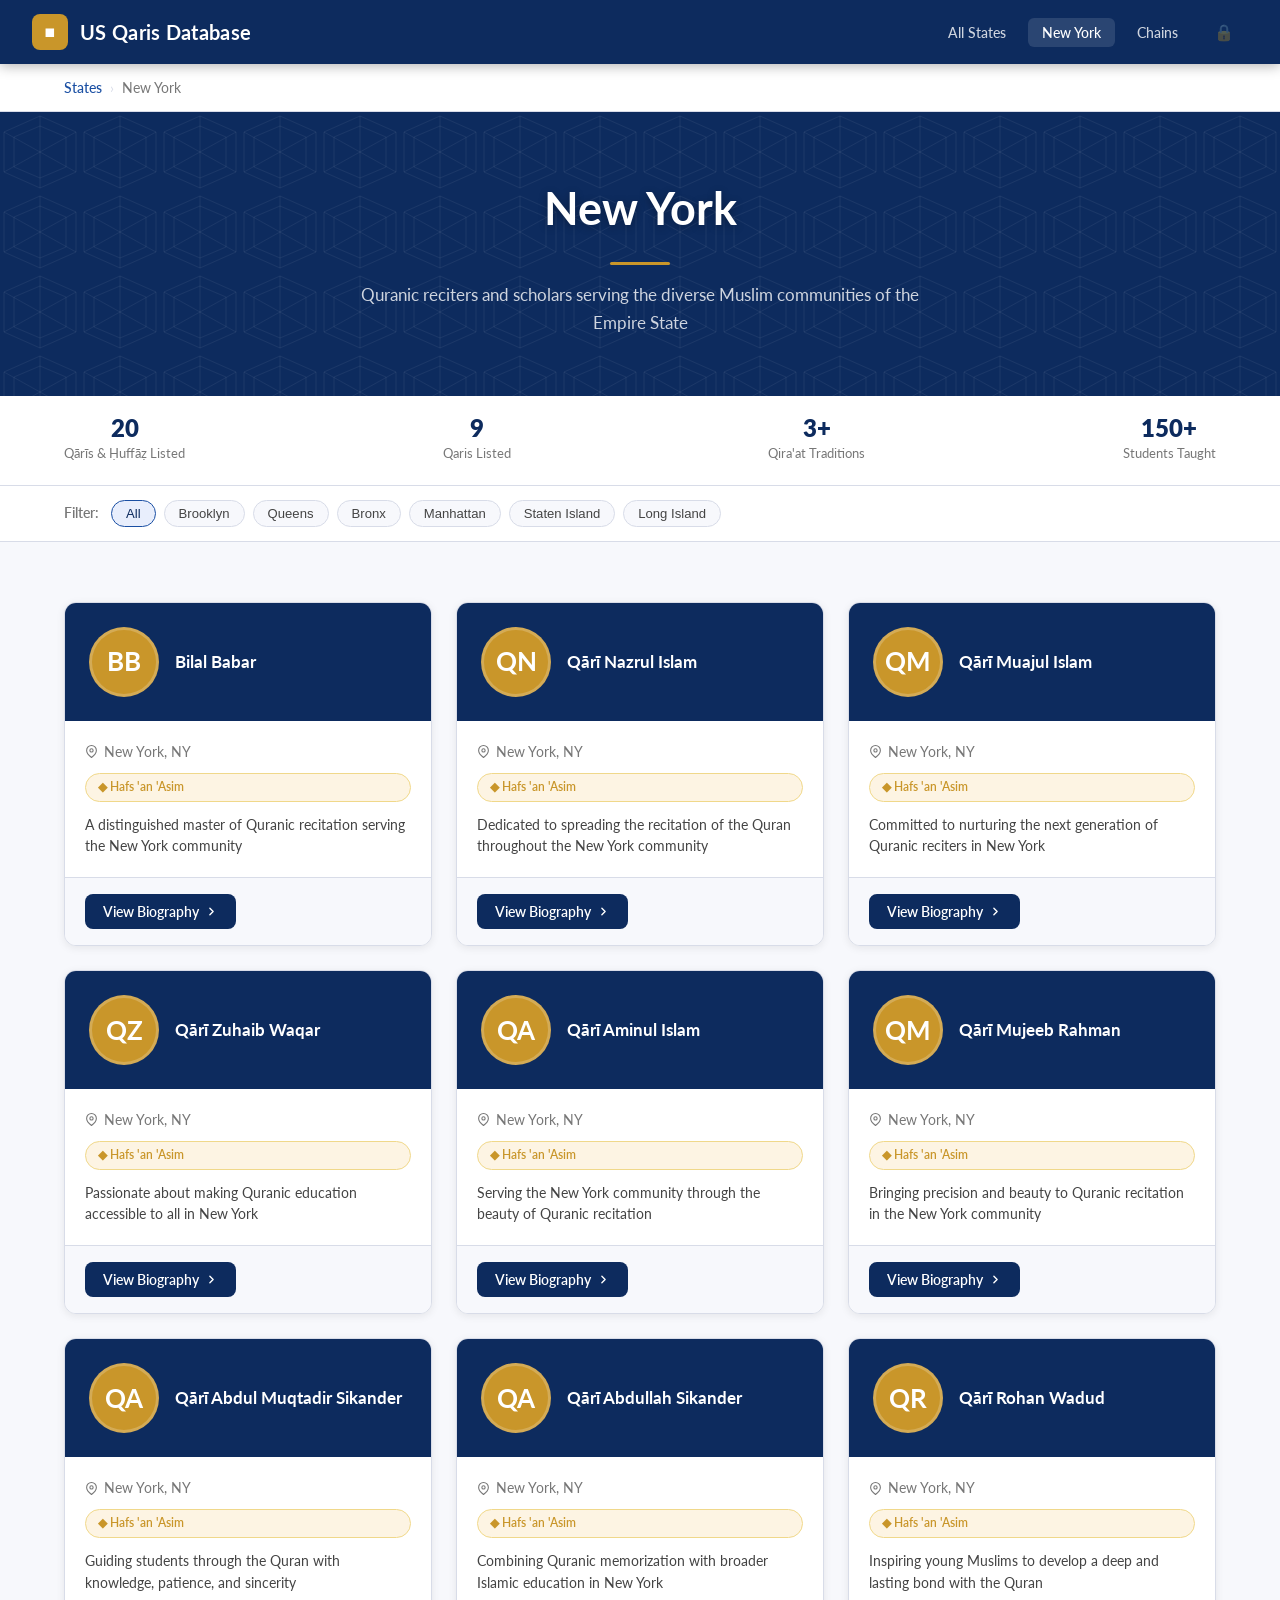
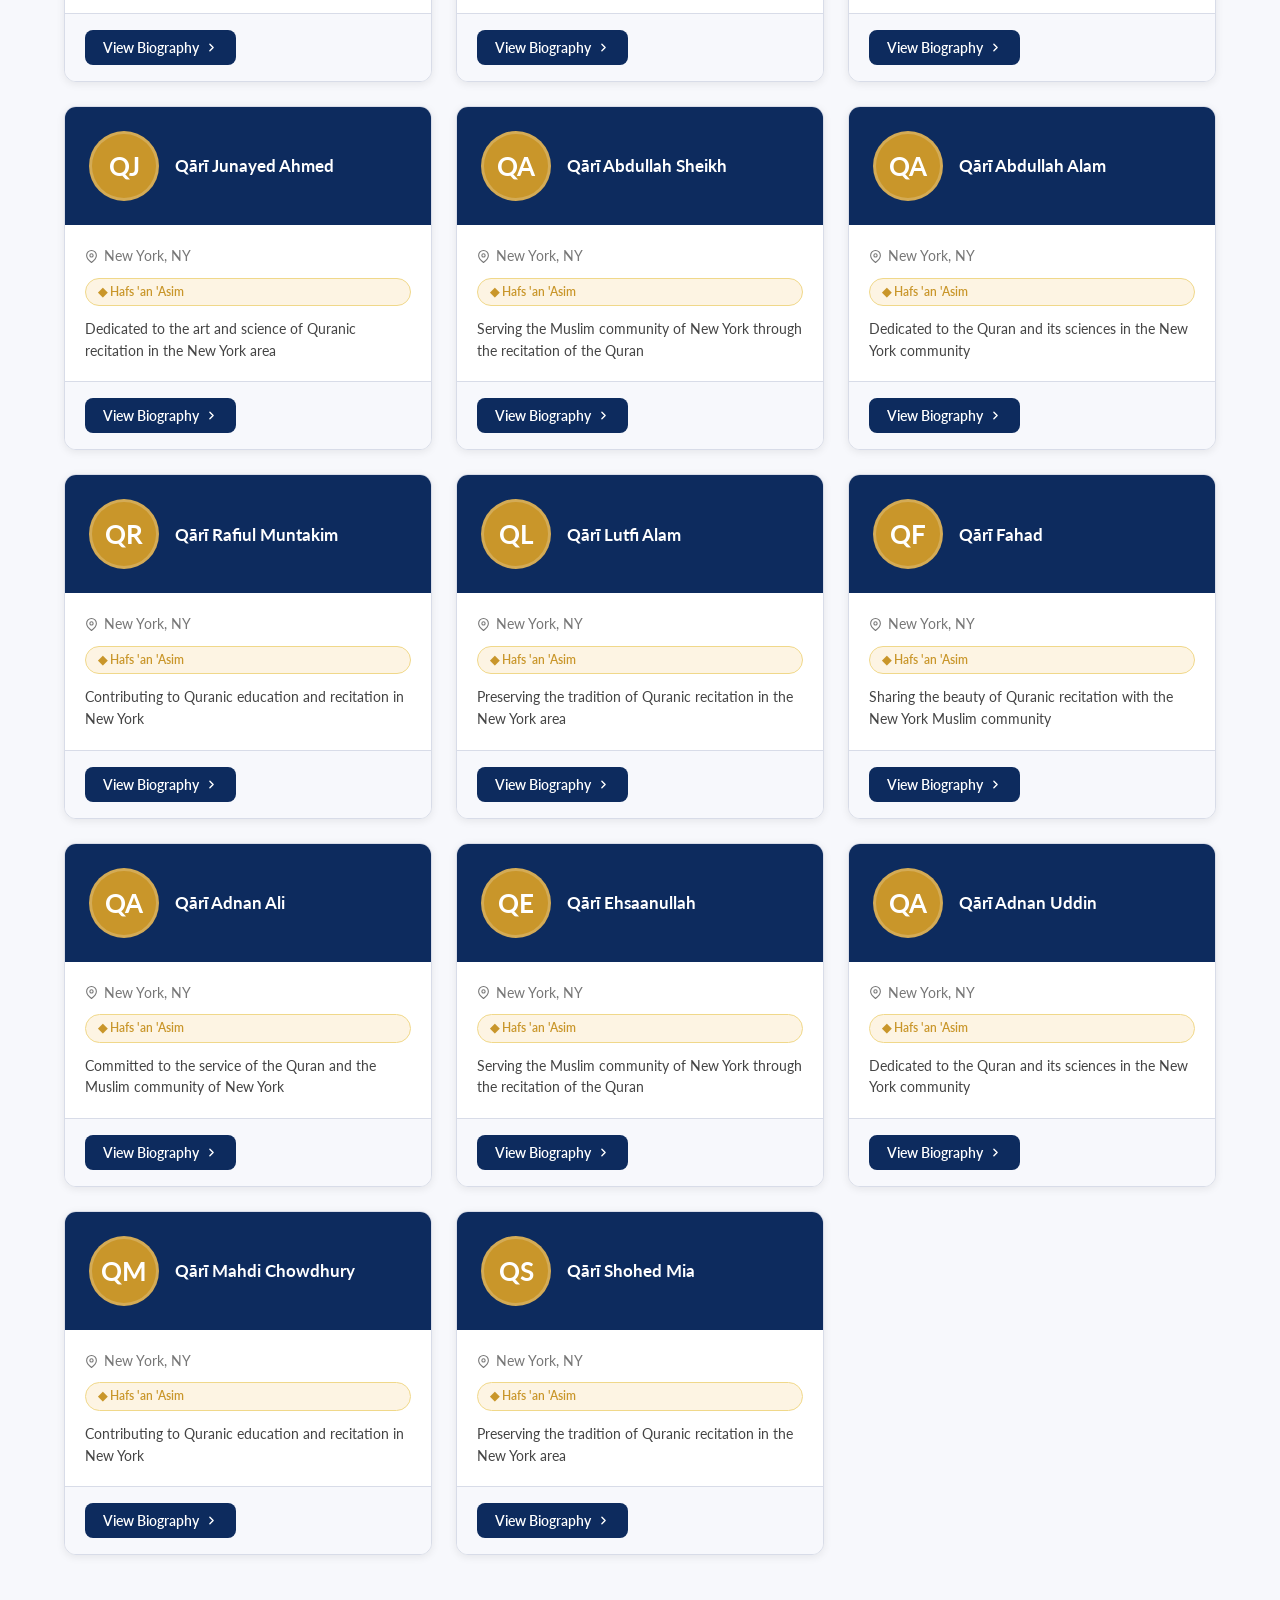
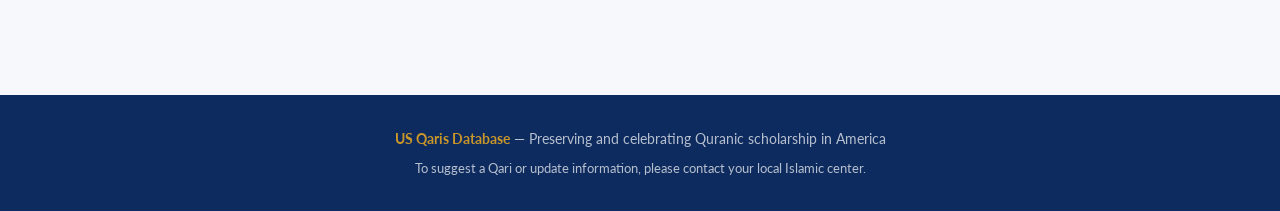
<file: states/new-york.html>
<!DOCTYPE html>
<html lang="en">
<head>
  <meta charset="UTF-8" />
  <meta name="viewport" content="width=device-width, initial-scale=1.0" />
  <title>New York Qaris — US Qaris Database</title>
  <meta name="description" content="Directory of Quranic reciters and Huffaz serving Muslim communities across New York State." />
  <link rel="preconnect" href="https://fonts.googleapis.com" />
  <link href="https://fonts.googleapis.com/css2?family=Lato:wght@400;500;700;900&display=swap" rel="stylesheet" />
  <link rel="stylesheet" href="../css/styles.css" />
  <style>
    /* NY page extras */
    .filter-bar {
      background: var(--white);
      border-bottom: 1px solid var(--border);
      padding: 14px 0;
    }
    .filter-inner {
      display: flex;
      align-items: center;
      gap: 12px;
      flex-wrap: wrap;
    }
    .filter-label {
      font-size: 0.85rem;
      font-weight: 600;
      color: var(--text-muted);
      white-space: nowrap;
    }
    .filter-chips {
      display: flex;
      gap: 8px;
      flex-wrap: wrap;
    }
    .filter-chip {
      background: var(--off-white);
      border: 1.5px solid var(--border);
      border-radius: 20px;
      padding: 5px 14px;
      font-size: 0.82rem;
      font-weight: 500;
      cursor: pointer;
      transition: all 0.2s;
      color: var(--text-mid);
    }
    .filter-chip:hover,
    .filter-chip.active {
      background: var(--green-light);
      border-color: var(--green-mid);
      color: var(--green-dark);
    }
    .no-results {
      grid-column: 1 / -1;
      text-align: center;
      color: var(--text-muted);
      padding: 48px;
      font-size: 0.95rem;
    }
  </style>
</head>
<body>

  <nav class="navbar">
    <a href="../index.html" class="navbar-brand">
      <div class="logo-icon">&#9632;</div>
      US Qaris Database
    </a>
    <ul class="navbar-nav">
      <li><a href="../index.html">All States</a></li>
      <li><a href="new-york.html" class="active">New York</a></li>
      <li><a href="../chain-esmail-essack.html">Chains</a></li>
      <li><a href="../admin-login.html" style="opacity:0.35;font-size:1rem;" title="Admin">&#128274;</a></li>
    </ul>
  </nav>

  <!-- Breadcrumb -->
  <div class="breadcrumb">
    <div class="container">
      <div class="breadcrumb-inner">
        <a href="../index.html">States</a>
        <span class="sep">›</span>
        <span>New York</span>
      </div>
    </div>
  </div>

  <!-- Page Hero -->
  <div class="page-hero">
    <h1>New York</h1>
    <div class="gold-divider"></div>
    <p class="subtitle">Quranic reciters and scholars serving the diverse Muslim communities of the Empire State</p>
  </div>

  <!-- Stats bar -->
  <div class="stats-bar">
    <div class="container">
      <div class="stats-inner">
        <div class="stat-item">
          <div class="stat-number" id="statTotal">20</div>
          <div class="stat-label">Qārīs & Ḥuffāẓ Listed</div>
        </div>
        <div class="stat-item">
          <div class="stat-number">9</div>
          <div class="stat-label">Qaris Listed</div>
        </div>
        <div class="stat-item">
          <div class="stat-number">3+</div>
          <div class="stat-label">Qira'at Traditions</div>
        </div>
        <div class="stat-item">
          <div class="stat-number">150+</div>
          <div class="stat-label">Students Taught</div>
        </div>
      </div>
    </div>
  </div>

  <!-- Filter bar -->
  <div class="filter-bar">
    <div class="container">
      <div class="filter-inner">
        <span class="filter-label">Filter:</span>
        <div class="filter-chips">
          <button class="filter-chip active" data-filter="all">All</button>
          <button class="filter-chip" data-filter="Brooklyn">Brooklyn</button>
          <button class="filter-chip" data-filter="Queens">Queens</button>
          <button class="filter-chip" data-filter="Bronx">Bronx</button>
          <button class="filter-chip" data-filter="Manhattan">Manhattan</button>
          <button class="filter-chip" data-filter="Staten Island">Staten Island</button>
          <button class="filter-chip" data-filter="Long Island">Long Island</button>
        </div>
      </div>
    </div>
  </div>

  <!-- Qari Grid -->
  <main>
    <section class="state-section">
      <div class="container">
        <div class="qari-grid" id="qariGrid">
          <!-- Cards populated by JS -->
        </div>
      </div>
    </section>
  </main>

  <footer>
    <p><strong>US Qaris Database</strong> &mdash; Preserving and celebrating Quranic scholarship in America</p>
    <p style="margin-top:8px;font-size:0.8rem;">To suggest a Qari or update information, please contact your local Islamic center.</p>
  </footer>

  <script src="../js/app.js"></script>
  <script>
    let allQaris = [];
    let activeFilter = 'all';

    function pinIconSm() {
      return `<svg width="13" height="13" viewBox="0 0 24 24" fill="none" stroke="currentColor" stroke-width="2" stroke-linecap="round" stroke-linejoin="round"><path d="M21 10c0 6-9 13-9 13S3 16 3 10a9 9 0 0 1 18 0z"/><circle cx="12" cy="10" r="3"/></svg>`;
    }

    function buildCard(qari) {
      const initials = getInitials(qari.name);
      return `
        <div class="qari-card" data-id="${qari.id}" data-location="${qari.location}">
          <div class="qari-card-header">
            <div class="qari-avatar">${initials}</div>
            <div class="qari-card-header-info">
              <h3>${qari.name}</h3>
            </div>
          </div>
          <div class="qari-card-body">
            <div class="qari-location">${pinIconSm()} ${qari.location}</div>
            <span class="qari-spec-tag">&#9670; ${qari.specialization}</span>
            <p class="qari-tagline">${qari.tagline}</p>
          </div>
          <div class="qari-card-footer">
            <button class="btn-view">
              View Biography
              <svg width="13" height="13" viewBox="0 0 24 24" fill="none" stroke="currentColor" stroke-width="2.5" stroke-linecap="round" stroke-linejoin="round"><polyline points="9 18 15 12 9 6"/></svg>
            </button>
          </div>
        </div>
      `;
    }

    function renderQaris(qaris) {
      const grid = document.getElementById('qariGrid');
      const filtered = activeFilter === 'all'
        ? qaris
        : qaris.filter(q => q.location.includes(activeFilter));

      if (filtered.length === 0) {
        grid.innerHTML = `<div class="no-results">No Qaris found for this filter. More entries coming soon.</div>`;
        return;
      }

      grid.innerHTML = filtered.map(buildCard).join('');

      grid.querySelectorAll('.qari-card').forEach(card => {
        card.addEventListener('click', () => {
          const id = card.dataset.id;
          const qari = allQaris.find(q => q.id === id);
          if (qari) openModal(qari);
        });
      });
    }

    async function init() {
      const res = await fetch('../data/qaris.json');
      const data = await res.json();
      allQaris = data.states.NY.qaris;

      document.getElementById('statTotal').textContent = allQaris.length;

      renderQaris(allQaris);

      document.querySelectorAll('.filter-chip').forEach(chip => {
        chip.addEventListener('click', () => {
          document.querySelectorAll('.filter-chip').forEach(c => c.classList.remove('active'));
          chip.classList.add('active');
          activeFilter = chip.dataset.filter;
          renderQaris(allQaris);
        });
      });
    }

    init();
  </script>
</body>
</html>
</file>
<file: css/styles.css>
/* ─── Reset & Base ─────────────────────────────────────────── */
*, *::before, *::after { box-sizing: border-box; margin: 0; padding: 0; }

:root {
  --green-dark:   #0d2b5e;
  --green-mid:    #1a4fa3;
  --green-light:  #e8eefc;
  --gold:         #c9962a;
  --gold-light:   #fdf4e3;
  --gold-pale:    #fefaf3;
  --white:        #ffffff;
  --off-white:    #f7f8fc;
  --text-dark:    #1c1c1c;
  --text-mid:     #444444;
  --text-muted:   #777777;
  --border:       #d8dce8;
  --shadow-sm:    0 2px 8px rgba(0,0,0,0.08);
  --shadow-md:    0 6px 24px rgba(0,0,0,0.12);
  --shadow-lg:    0 16px 48px rgba(0,0,0,0.18);
  --radius:       12px;
  --radius-sm:    8px;
  --transition:   0.25s ease;
}

html { scroll-behavior: smooth; }

body {
  font-family: 'Lato', 'Segoe UI', sans-serif;
  background: var(--off-white);
  color: var(--text-dark);
  line-height: 1.65;
}

a { color: inherit; text-decoration: none; }

/* ─── Geometric Pattern SVG Background ─────────────────────── */
.geo-bg {
  background-color: var(--green-dark);
  background-image: url("data:image/svg+xml,%3Csvg xmlns='http://www.w3.org/2000/svg' width='80' height='80'%3E%3Cg fill='none' stroke='rgba(255,255,255,0.06)' stroke-width='1'%3E%3Cpolygon points='40,4 76,20 76,60 40,76 4,60 4,20'/%3E%3Cpolygon points='40,14 66,25 66,55 40,66 14,55 14,25'/%3E%3Cline x1='40' y1='4' x2='40' y2='76'/%3E%3Cline x1='4' y1='20' x2='76' y2='60'/%3E%3Cline x1='76' y1='20' x2='4' y2='60'/%3E%3C/g%3E%3C/svg%3E");
}

/* ─── Navbar ────────────────────────────────────────────────── */
.navbar {
  background: var(--green-dark);
  padding: 0 2rem;
  display: flex;
  align-items: center;
  justify-content: space-between;
  height: 64px;
  position: sticky;
  top: 0;
  z-index: 100;
  box-shadow: 0 2px 12px rgba(0,0,0,0.3);
}

.navbar-brand {
  display: flex;
  align-items: center;
  gap: 12px;
  color: var(--white);
  font-size: 1.25rem;
  font-weight: 700;
  letter-spacing: 0.3px;
}

.navbar-brand .logo-icon {
  width: 36px;
  height: 36px;
  background: var(--gold);
  border-radius: 8px;
  display: flex;
  align-items: center;
  justify-content: center;
  font-size: 1.1rem;
}

.navbar-nav {
  display: flex;
  gap: 8px;
  list-style: none;
}

.navbar-nav a {
  color: rgba(255,255,255,0.8);
  padding: 6px 14px;
  border-radius: 6px;
  font-size: 0.9rem;
  font-weight: 500;
  transition: all var(--transition);
}

.navbar-nav a:hover,
.navbar-nav a.active {
  color: var(--white);
  background: rgba(255,255,255,0.12);
}

/* ─── Hero / Page Header ────────────────────────────────────── */
.page-hero {
  geo-bg;
  background-color: var(--green-dark);
  background-image: url("data:image/svg+xml,%3Csvg xmlns='http://www.w3.org/2000/svg' width='80' height='80'%3E%3Cg fill='none' stroke='rgba(255,255,255,0.06)' stroke-width='1'%3E%3Cpolygon points='40,4 76,20 76,60 40,76 4,60 4,20'/%3E%3Cpolygon points='40,14 66,25 66,55 40,66 14,55 14,25'/%3E%3Cline x1='40' y1='4' x2='40' y2='76'/%3E%3Cline x1='4' y1='20' x2='76' y2='60'/%3E%3Cline x1='76' y1='20' x2='4' y2='60'/%3E%3C/g%3E%3C/svg%3E");
  padding: 60px 2rem;
  text-align: center;
  color: var(--white);
}

.page-hero h1 {
  font-size: clamp(1.8rem, 4vw, 2.8rem);
  font-weight: 700;
  margin-bottom: 12px;
  text-shadow: 0 2px 8px rgba(0,0,0,0.3);
}

.page-hero .subtitle {
  font-size: 1.05rem;
  color: rgba(255,255,255,0.8);
  max-width: 600px;
  margin: 0 auto;
}

.gold-divider {
  width: 60px;
  height: 3px;
  background: var(--gold);
  margin: 16px auto;
  border-radius: 2px;
}

/* ─── Main Content Container ────────────────────────────────── */
.container {
  max-width: 1200px;
  margin: 0 auto;
  padding: 0 1.5rem;
}

/* ─── Home — State Grid ─────────────────────────────────────── */
.states-section {
  padding: 60px 0;
}

.section-header {
  text-align: center;
  margin-bottom: 40px;
}

.section-header h2 {
  font-size: 1.7rem;
  color: var(--green-dark);
  font-weight: 700;
}

.section-header p {
  color: var(--text-muted);
  margin-top: 8px;
  font-size: 1rem;
}

.states-grid {
  display: grid;
  grid-template-columns: repeat(auto-fill, minmax(180px, 1fr));
  gap: 16px;
}

.state-card {
  background: var(--white);
  border: 1.5px solid var(--border);
  border-radius: var(--radius);
  padding: 28px 20px;
  text-align: center;
  cursor: pointer;
  transition: all var(--transition);
  position: relative;
  overflow: hidden;
}

.state-card::before {
  content: '';
  position: absolute;
  top: 0; left: 0; right: 0;
  height: 4px;
  background: var(--border);
  transition: background var(--transition);
}

.state-card:hover {
  border-color: var(--green-mid);
  box-shadow: var(--shadow-md);
  transform: translateY(-3px);
}

.state-card.active {
  border-color: var(--green-mid);
  background: var(--green-light);
}

.state-card.active::before {
  background: var(--green-mid);
}

.state-card.active:hover {
  box-shadow: var(--shadow-md);
}

.state-card .abbr {
  font-size: 2rem;
  font-weight: 800;
  color: var(--green-dark);
  line-height: 1;
  margin-bottom: 6px;
}

.state-card.inactive .abbr {
  color: var(--text-muted);
}

.state-card .state-name {
  font-size: 0.85rem;
  color: var(--text-mid);
  font-weight: 500;
}

.state-card .badge {
  display: inline-block;
  margin-top: 8px;
  padding: 2px 10px;
  border-radius: 20px;
  font-size: 0.72rem;
  font-weight: 600;
  letter-spacing: 0.3px;
}

.state-card.active .badge {
  background: var(--green-mid);
  color: var(--white);
}

.state-card.inactive .badge {
  background: var(--border);
  color: var(--text-muted);
}

.state-card.inactive {
  cursor: default;
  opacity: 0.7;
}

/* ─── State Page — Qari Grid ────────────────────────────────── */
.state-section {
  padding: 60px 0;
}

.qari-grid {
  display: grid;
  grid-template-columns: repeat(auto-fill, minmax(300px, 1fr));
  gap: 24px;
}

.qari-card {
  background: var(--white);
  border-radius: var(--radius);
  overflow: hidden;
  box-shadow: var(--shadow-sm);
  border: 1.5px solid var(--border);
  transition: all var(--transition);
  cursor: pointer;
  display: flex;
  flex-direction: column;
}

.qari-card:hover {
  box-shadow: var(--shadow-md);
  transform: translateY(-4px);
  border-color: var(--green-mid);
}

.qari-card-header {
  background: var(--green-dark);
  padding: 24px;
  display: flex;
  align-items: center;
  gap: 16px;
  position: relative;
}

.qari-avatar {
  width: 70px;
  height: 70px;
  border-radius: 50%;
  background: var(--gold);
  display: flex;
  align-items: center;
  justify-content: center;
  font-size: 1.6rem;
  font-weight: 700;
  color: var(--white);
  flex-shrink: 0;
  border: 3px solid rgba(255,255,255,0.2);
}

.qari-card-header-info h3 {
  color: var(--white);
  font-size: 1.05rem;
  font-weight: 700;
  line-height: 1.3;
}

.qari-card-header-info .title {
  color: var(--gold);
  font-size: 0.82rem;
  font-weight: 500;
  margin-top: 2px;
}

.qari-card-body {
  padding: 20px;
  flex: 1;
  display: flex;
  flex-direction: column;
}

.qari-location {
  display: flex;
  align-items: center;
  gap: 6px;
  color: var(--text-muted);
  font-size: 0.85rem;
  margin-bottom: 10px;
}

.qari-location svg { flex-shrink: 0; }

.qari-spec-tag {
  display: inline-block;
  background: var(--gold-light);
  color: var(--gold);
  border: 1px solid #f0d88a;
  border-radius: 20px;
  padding: 3px 12px;
  font-size: 0.78rem;
  font-weight: 600;
  margin-bottom: 12px;
}

.qari-tagline {
  color: var(--text-mid);
  font-size: 0.9rem;
  line-height: 1.5;
  flex: 1;
}

.qari-card-footer {
  padding: 16px 20px;
  border-top: 1px solid var(--border);
  background: var(--off-white);
}

.btn-view {
  display: inline-flex;
  align-items: center;
  gap: 6px;
  background: var(--green-dark);
  color: var(--white);
  border: none;
  border-radius: var(--radius-sm);
  padding: 9px 18px;
  font-size: 0.88rem;
  font-weight: 600;
  cursor: pointer;
  transition: background var(--transition);
  font-family: inherit;
}

.btn-view:hover { background: var(--green-mid); }

/* ─── Modal ─────────────────────────────────────────────────── */
.modal-overlay {
  position: fixed;
  inset: 0;
  background: rgba(0,0,0,0.6);
  backdrop-filter: blur(3px);
  z-index: 1000;
  display: flex;
  align-items: center;
  justify-content: center;
  padding: 20px;
  opacity: 0;
  visibility: hidden;
  transition: opacity 0.3s ease, visibility 0.3s ease;
}

.modal-overlay.open {
  opacity: 1;
  visibility: visible;
}

.modal {
  background: var(--white);
  border-radius: 16px;
  width: 100%;
  max-width: 900px;
  max-height: 90vh;
  overflow: hidden;
  display: flex;
  flex-direction: column;
  box-shadow: var(--shadow-lg);
  transform: scale(0.94) translateY(20px);
  transition: transform 0.3s ease;
}

.modal-overlay.open .modal {
  transform: scale(1) translateY(0);
}

.modal-header {
  background: var(--green-dark);
  background-image: url("data:image/svg+xml,%3Csvg xmlns='http://www.w3.org/2000/svg' width='80' height='80'%3E%3Cg fill='none' stroke='rgba(255,255,255,0.06)' stroke-width='1'%3E%3Cpolygon points='40,4 76,20 76,60 40,76 4,60 4,20'/%3E%3C/g%3E%3C/svg%3E");
  padding: 28px 32px;
  display: flex;
  align-items: center;
  justify-content: space-between;
  gap: 20px;
  flex-shrink: 0;
}

.modal-header-left {
  display: flex;
  align-items: center;
  gap: 20px;
}

.modal-avatar {
  width: 80px;
  height: 80px;
  border-radius: 50%;
  background: var(--gold);
  display: flex;
  align-items: center;
  justify-content: center;
  font-size: 1.9rem;
  font-weight: 700;
  color: var(--white);
  border: 3px solid rgba(255,255,255,0.25);
  flex-shrink: 0;
}

.modal-header-info h2 {
  color: var(--white);
  font-size: 1.35rem;
  font-weight: 700;
  line-height: 1.2;
}

.modal-header-info .modal-title {
  color: var(--gold);
  font-size: 0.9rem;
  margin-top: 4px;
}

.modal-header-info .modal-location {
  color: rgba(255,255,255,0.7);
  font-size: 0.85rem;
  margin-top: 4px;
  display: flex;
  align-items: center;
  gap: 5px;
}

.modal-close {
  background: rgba(255,255,255,0.12);
  border: none;
  color: var(--white);
  width: 36px;
  height: 36px;
  border-radius: 50%;
  display: flex;
  align-items: center;
  justify-content: center;
  cursor: pointer;
  font-size: 1.1rem;
  flex-shrink: 0;
  transition: background var(--transition);
}

.modal-close:hover { background: rgba(255,255,255,0.22); }

.modal-body {
  display: grid;
  grid-template-columns: 1fr 320px;
  gap: 0;
  overflow: hidden;
  flex: 1;
  min-height: 0;
}

.modal-bio {
  padding: 32px;
  overflow-y: auto;
  border-right: 1px solid var(--border);
}

.modal-bio h3 {
  font-size: 1rem;
  color: var(--green-dark);
  font-weight: 700;
  text-transform: uppercase;
  letter-spacing: 0.8px;
  margin-bottom: 14px;
  display: flex;
  align-items: center;
  gap: 8px;
}

.modal-bio h3::after {
  content: '';
  flex: 1;
  height: 1px;
  background: var(--border);
}

.modal-bio p {
  color: var(--text-mid);
  font-size: 0.95rem;
  line-height: 1.75;
  margin-bottom: 12px;
  white-space: pre-line;
}

.modal-spec-tag {
  display: inline-block;
  background: var(--gold-light);
  color: #8a6200;
  border: 1px solid #f0d88a;
  border-radius: 20px;
  padding: 4px 14px;
  font-size: 0.8rem;
  font-weight: 600;
  margin-bottom: 20px;
}

/* ─── Education / Ijazah sidebar ────────────────────────────── */
.modal-education {
  padding: 28px 24px;
  background: var(--gold-pale);
  overflow-y: auto;
  display: flex;
  flex-direction: column;
  gap: 24px;
}

.edu-section h4 {
  font-size: 0.78rem;
  font-weight: 700;
  text-transform: uppercase;
  letter-spacing: 1px;
  color: var(--gold);
  margin-bottom: 10px;
}

.edu-item {
  display: flex;
  gap: 10px;
  margin-bottom: 8px;
  align-items: flex-start;
}

.edu-dot {
  width: 7px;
  height: 7px;
  border-radius: 50%;
  background: var(--gold);
  flex-shrink: 0;
  margin-top: 6px;
}

.edu-item span {
  font-size: 0.88rem;
  color: var(--text-mid);
  line-height: 1.4;
}

.ijazah-card {
  background: var(--white);
  border: 1px solid #f0d88a;
  border-left: 3px solid var(--gold);
  border-radius: var(--radius-sm);
  padding: 12px 14px;
  margin-bottom: 8px;
}

.ijazah-card .from-name {
  font-weight: 700;
  font-size: 0.9rem;
  color: var(--text-dark);
}

.ijazah-card .from-qiraat {
  font-size: 0.8rem;
  color: var(--text-muted);
  margin-top: 2px;
}

.ijazah-card .from-year {
  font-size: 0.75rem;
  color: var(--gold);
  font-weight: 600;
  margin-top: 4px;
}

.additional-note {
  background: var(--white);
  border: 1px solid var(--border);
  border-radius: var(--radius-sm);
  padding: 14px;
  font-size: 0.83rem;
  color: var(--text-mid);
  line-height: 1.5;
  font-style: italic;
}

/* ─── Breadcrumb ────────────────────────────────────────────── */
.breadcrumb {
  background: var(--white);
  border-bottom: 1px solid var(--border);
  padding: 12px 0;
}

.breadcrumb-inner {
  display: flex;
  align-items: center;
  gap: 8px;
  font-size: 0.875rem;
  color: var(--text-muted);
}

.breadcrumb-inner a {
  color: var(--green-mid);
  font-weight: 500;
  transition: color var(--transition);
}

.breadcrumb-inner a:hover { color: var(--green-dark); }

.breadcrumb-inner .sep { color: var(--border); }

/* ─── Stats bar ─────────────────────────────────────────────── */
.stats-bar {
  background: var(--white);
  border-bottom: 1px solid var(--border);
  padding: 20px 0;
}

.stats-inner {
  display: flex;
  align-items: center;
  justify-content: space-between;
  flex-wrap: wrap;
  gap: 16px;
}

.stat-item {
  display: flex;
  flex-direction: column;
  align-items: center;
}

.stat-number {
  font-size: 1.5rem;
  font-weight: 800;
  color: var(--green-dark);
  line-height: 1;
}

.stat-label {
  font-size: 0.8rem;
  color: var(--text-muted);
  margin-top: 3px;
}

/* ─── Coming Soon badge ─────────────────────────────────────── */
.coming-soon-banner {
  background: var(--gold-light);
  border: 1px solid #f0d88a;
  border-radius: var(--radius);
  padding: 24px;
  text-align: center;
  color: #7a5800;
  font-size: 0.95rem;
}

.coming-soon-banner strong { display: block; font-size: 1.1rem; margin-bottom: 4px; }

/* ─── Footer ────────────────────────────────────────────────── */
footer {
  background: var(--green-dark);
  color: rgba(255,255,255,0.7);
  text-align: center;
  padding: 32px 20px;
  font-size: 0.88rem;
  margin-top: 80px;
}

footer strong { color: var(--gold); }

/* ─── Responsive ────────────────────────────────────────────── */
@media (max-width: 700px) {
  .modal-body {
    grid-template-columns: 1fr;
    grid-template-rows: auto auto;
  }

  .modal-bio { border-right: none; border-bottom: 1px solid var(--border); }

  .modal-header { padding: 20px; }
  .modal-avatar { width: 60px; height: 60px; font-size: 1.4rem; }
  .modal-header-info h2 { font-size: 1.1rem; }

  .states-grid { grid-template-columns: repeat(auto-fill, minmax(130px, 1fr)); }

  .qari-grid { grid-template-columns: 1fr; }

  .navbar-nav { display: none; }
}

/* ─── Utility ───────────────────────────────────────────────── */
.text-center { text-align: center; }
.mt-8 { margin-top: 8px; }
.mt-16 { margin-top: 16px; }
.mt-32 { margin-top: 32px; }
</file>
